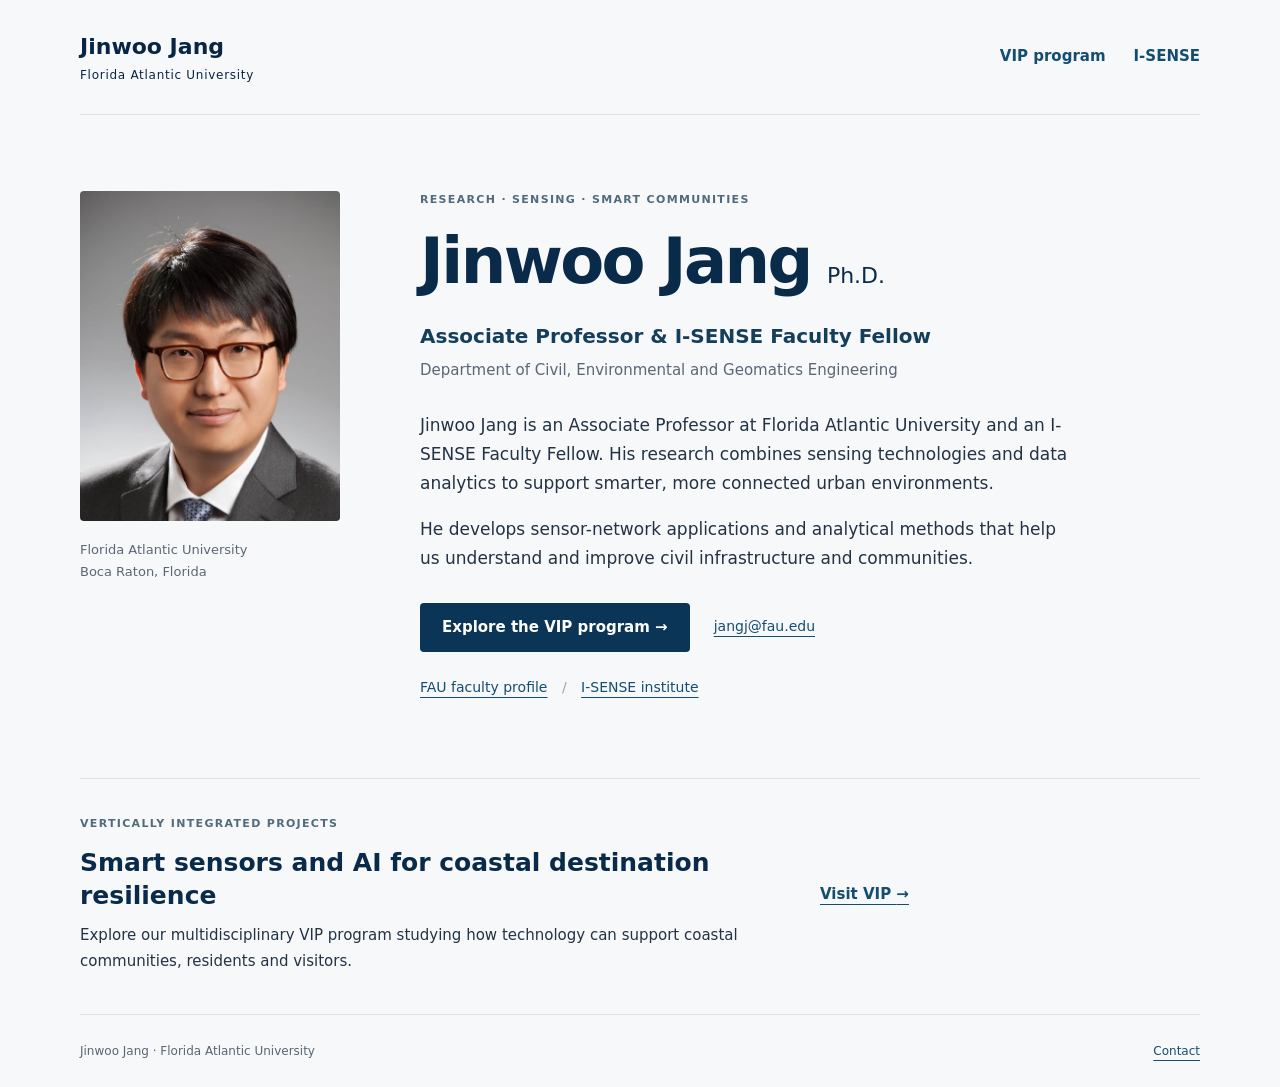
<file: index.html>
<!doctype html>
<html lang="en">
<head>
  <meta charset="utf-8">
  <meta name="viewport" content="width=device-width, initial-scale=1">
  <title>Jinwoo Jang | Florida Atlantic University</title>
  <meta name="description" content="Jinwoo Jang, Associate Professor and I-SENSE Faculty Fellow at Florida Atlantic University. Research in sensing, data analytics and smart communities.">
  <link rel="stylesheet" href="personal.css">
  <script src="legacy-links.js"></script>
</head>
<body>
  <a class="skip" href="#main">Skip to content</a>
  <header><a class="identity" href="./">Jinwoo Jang<span>Florida Atlantic University</span></a><nav aria-label="Main navigation"><a href="VIP/">VIP program</a><a href="https://www.fau.edu/smart/">I-SENSE</a></nav></header>
  <main id="main">
    <section class="profile" aria-labelledby="name">
      <div class="portrait"><img src="images/Jinwoo.jpg" alt="Dr. Jinwoo Jang"><p>Florida Atlantic University<br>Boca Raton, Florida</p></div>
      <div class="biography"><p class="eyebrow">Research · Sensing · Smart communities</p><h1>Jinwoo Jang<span>Ph.D.</span></h1><p class="role">Associate Professor &amp; I-SENSE Faculty Fellow</p><p class="department">Department of Civil, Environmental and Geomatics Engineering</p><p>Jinwoo Jang is an Associate Professor at Florida Atlantic University and an I-SENSE Faculty Fellow. His research combines sensing technologies and data analytics to support smarter, more connected urban environments.</p><p>He develops sensor-network applications and analytical methods that help us understand and improve civil infrastructure and communities.</p><div class="actions"><a class="button" href="VIP/">Explore the VIP program <span aria-hidden="true">→</span></a><a class="email" href="mailto:jangj@fau.edu">jangj@fau.edu</a></div><p class="source"><a href="https://www.fau.edu/engineering/directory/faculty/jang/">FAU faculty profile</a><span aria-hidden="true"> / </span><a href="https://www.fau.edu/smart/">I-SENSE institute</a></p></div>
    </section>
    <section class="program" aria-labelledby="vip-title"><div><p class="eyebrow">Vertically Integrated Projects</p><h2 id="vip-title">Smart sensors and AI for coastal destination resilience</h2><p>Explore our multidisciplinary VIP program studying how technology can support coastal communities, residents and visitors.</p></div><a href="VIP/">Visit VIP <span aria-hidden="true">→</span></a></section>
  </main>
  <footer><span>Jinwoo Jang · Florida Atlantic University</span><a href="mailto:jangj@fau.edu">Contact</a></footer>
</body>
</html>
</file>
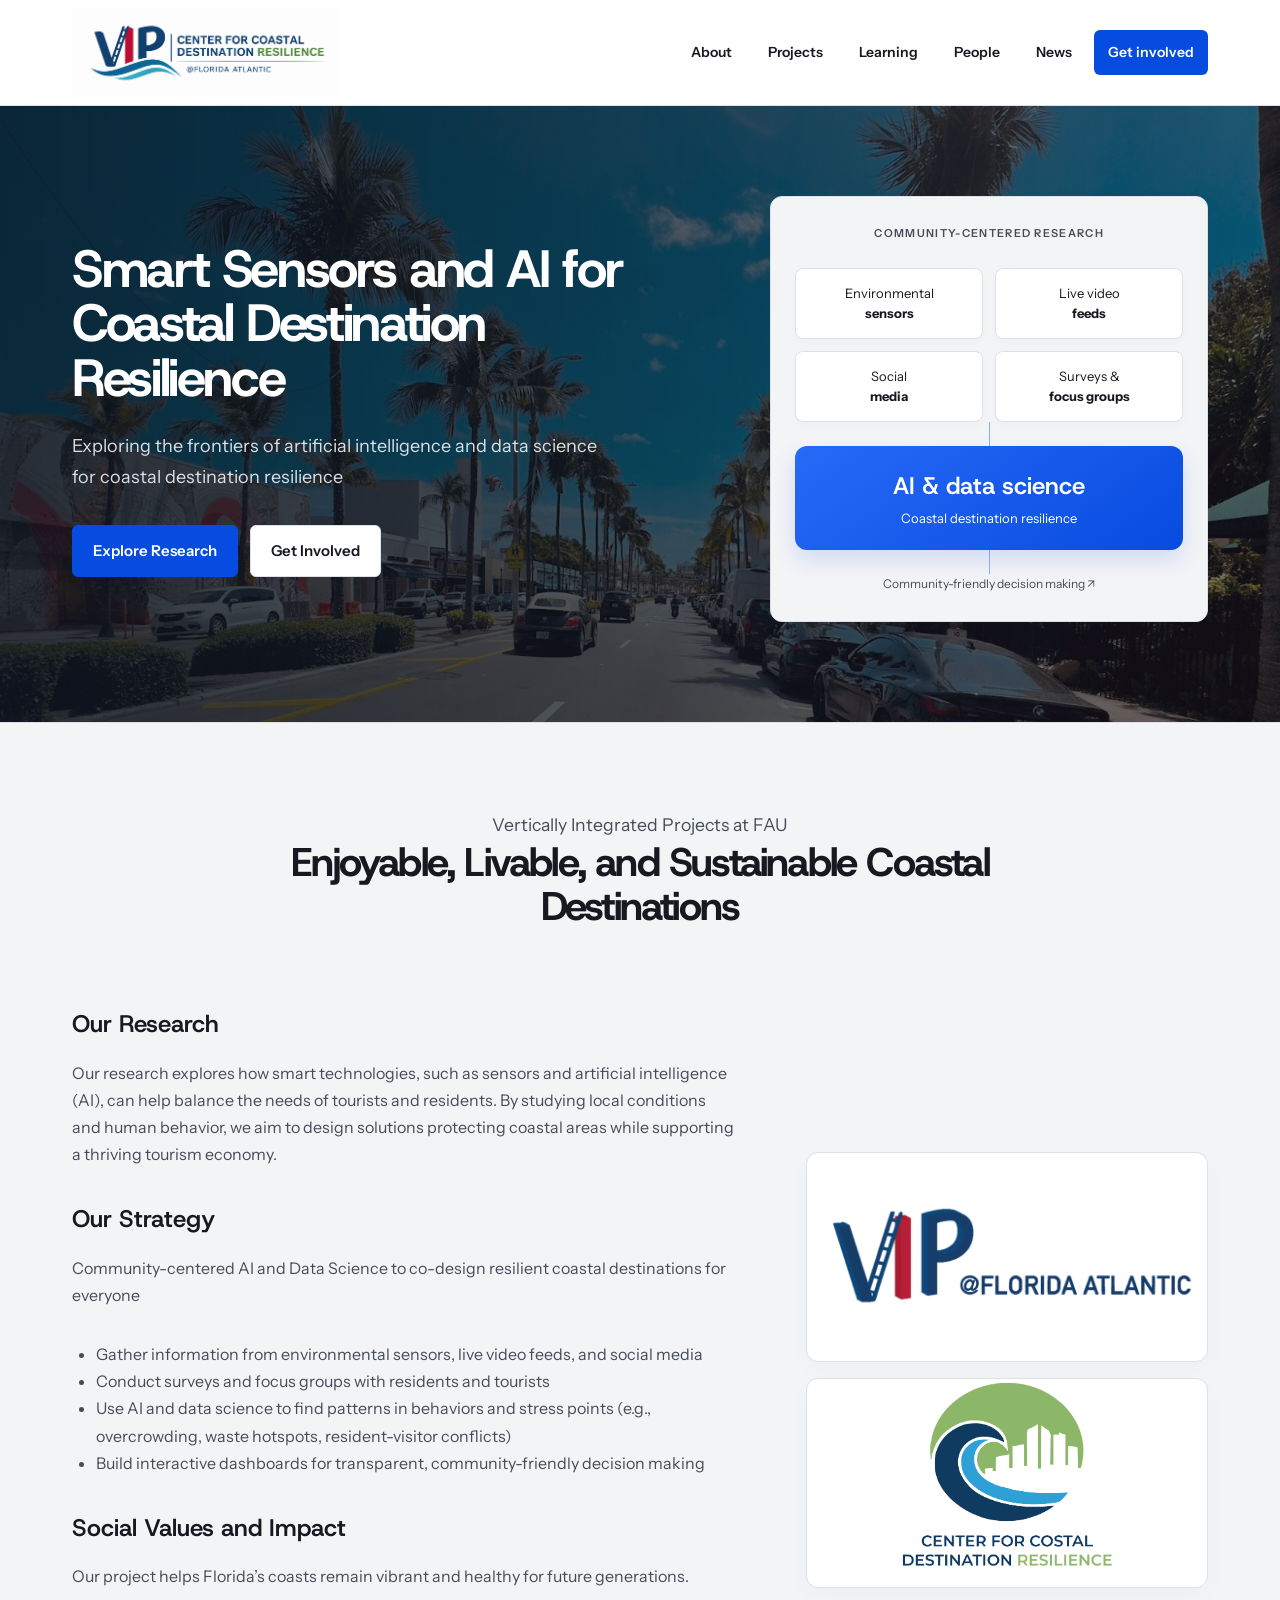
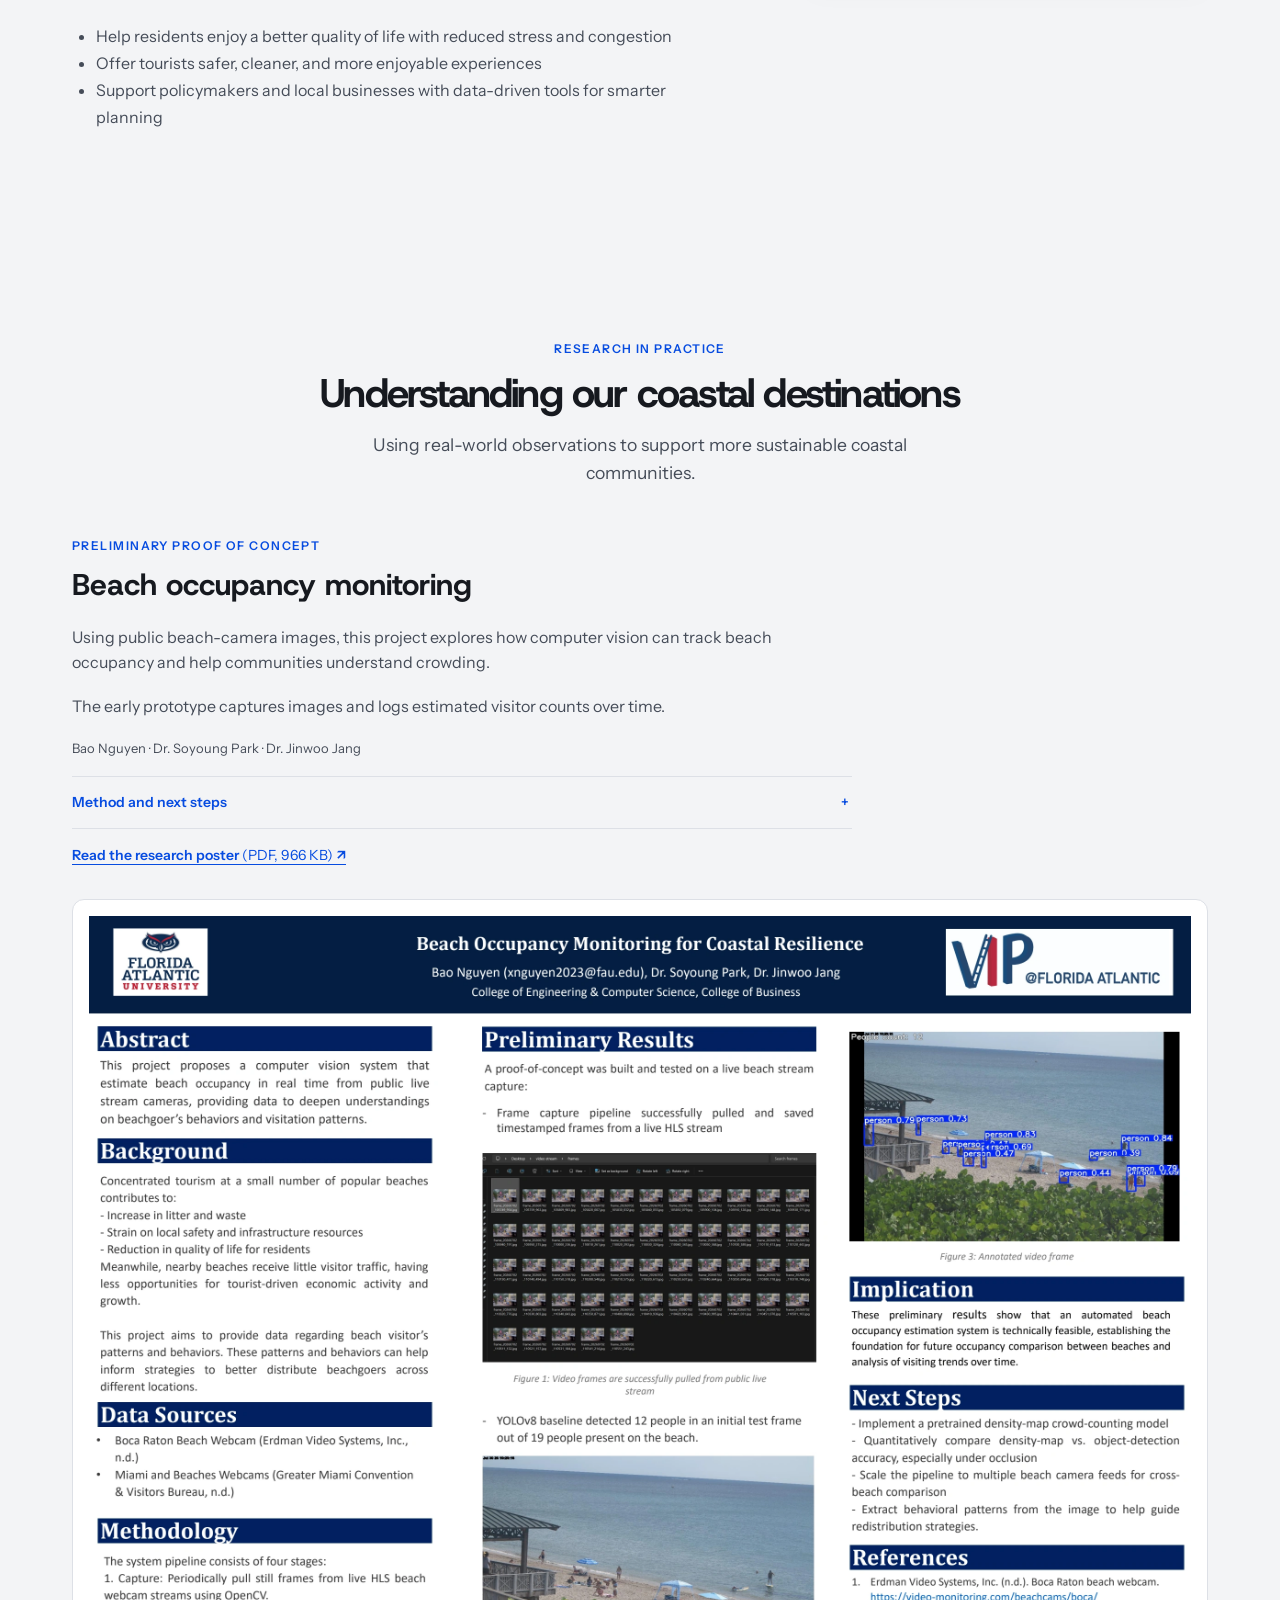
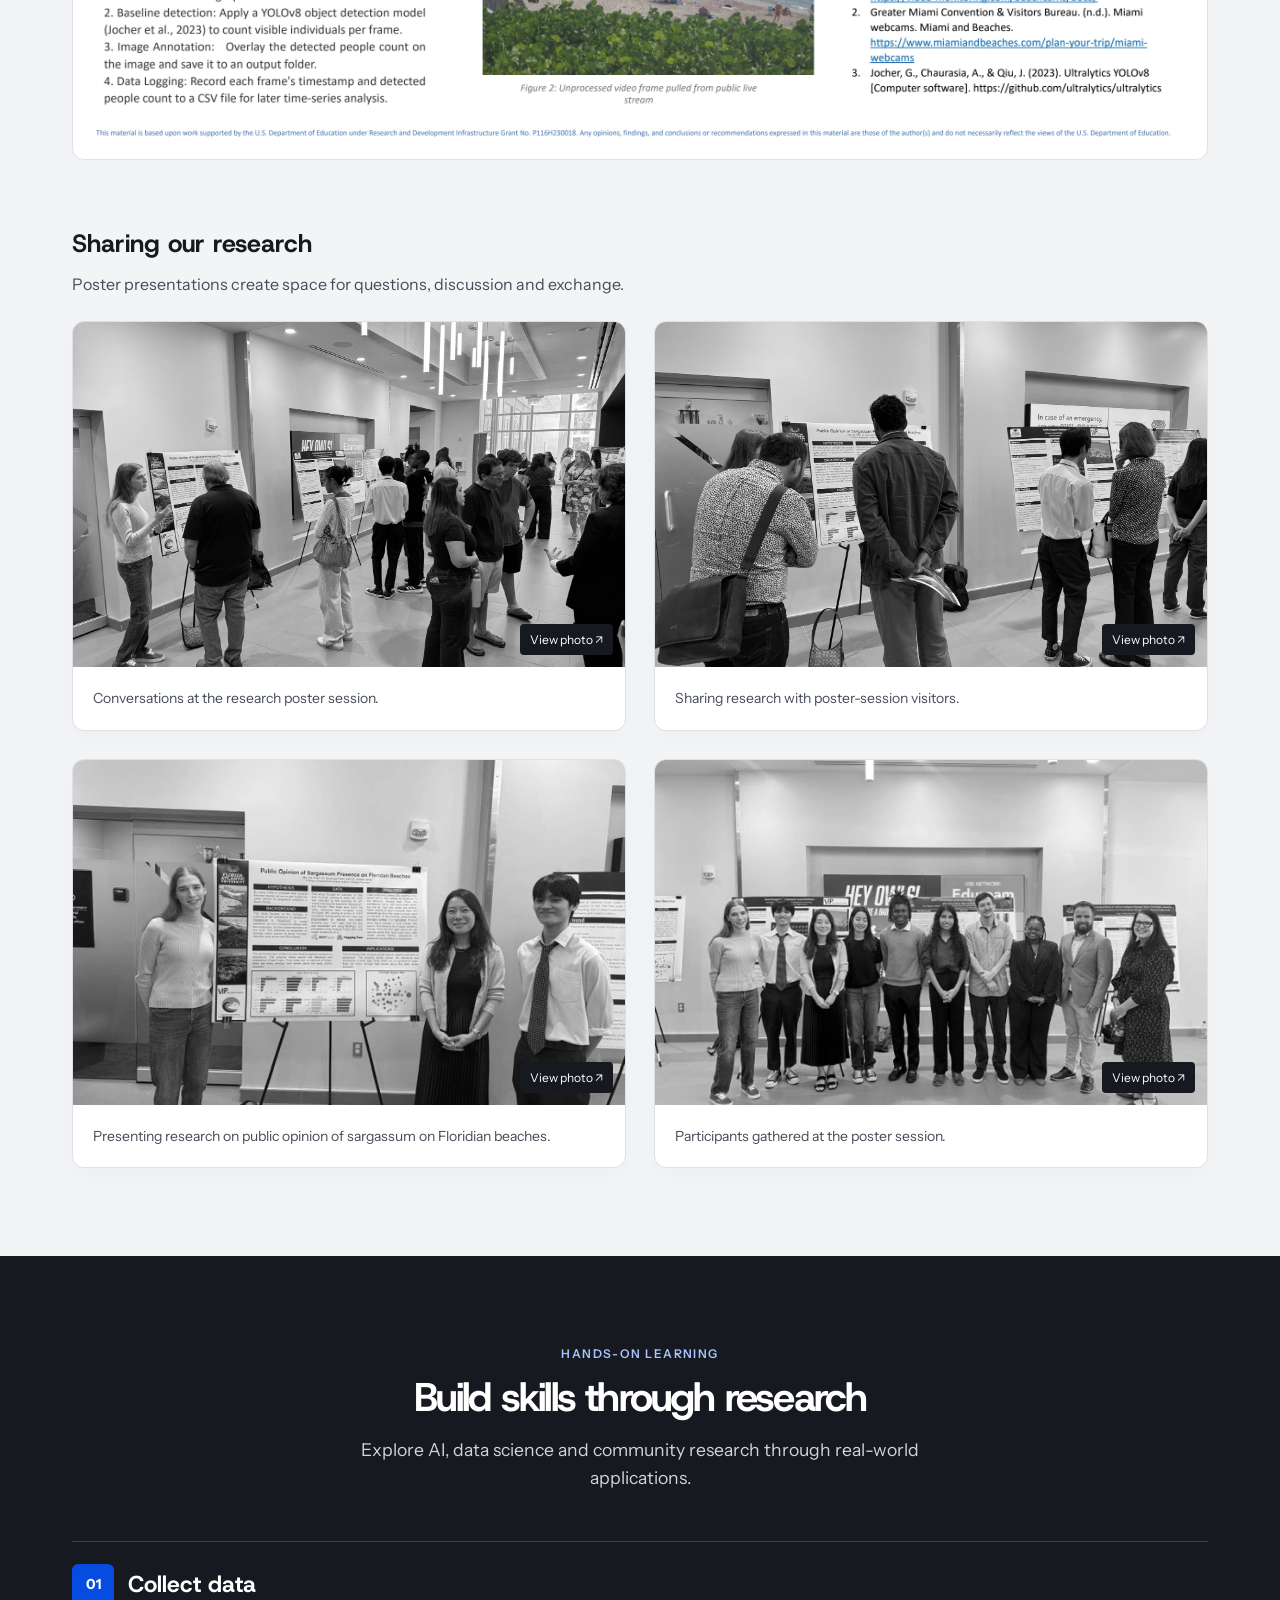
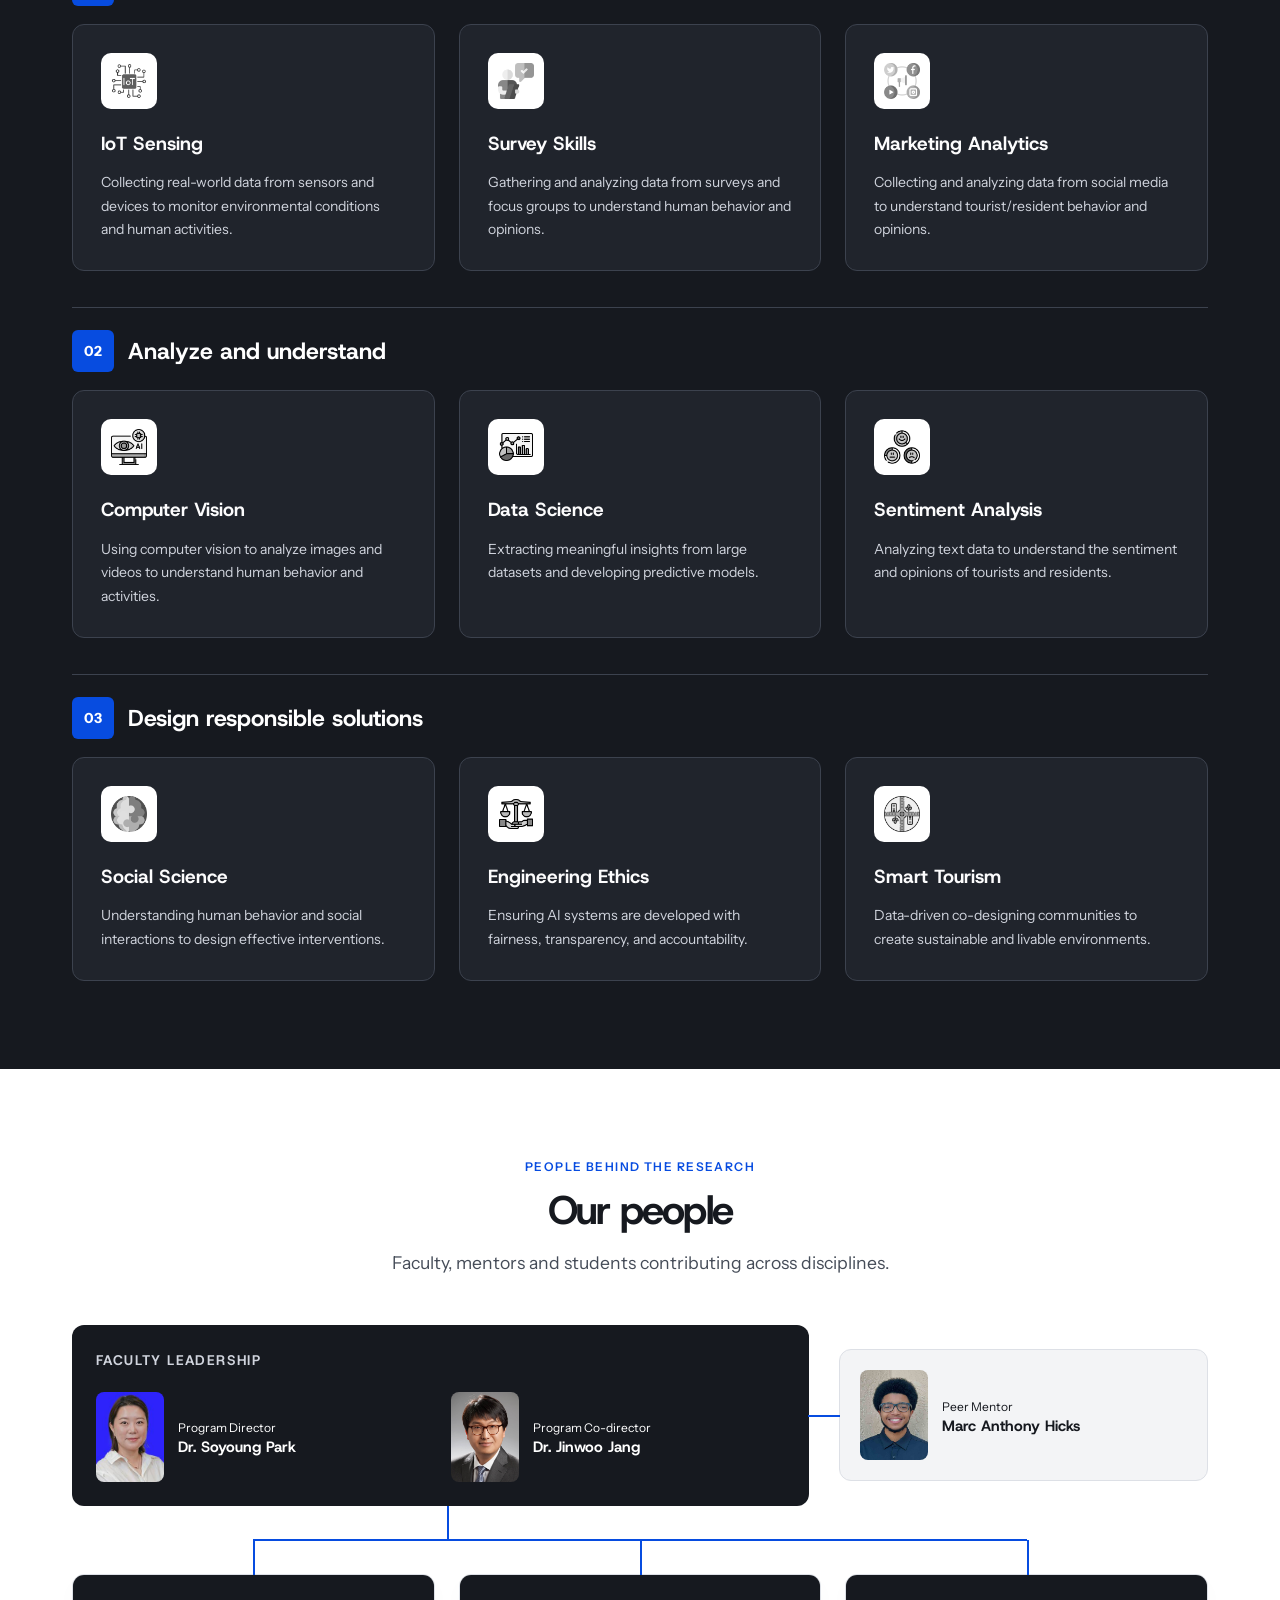
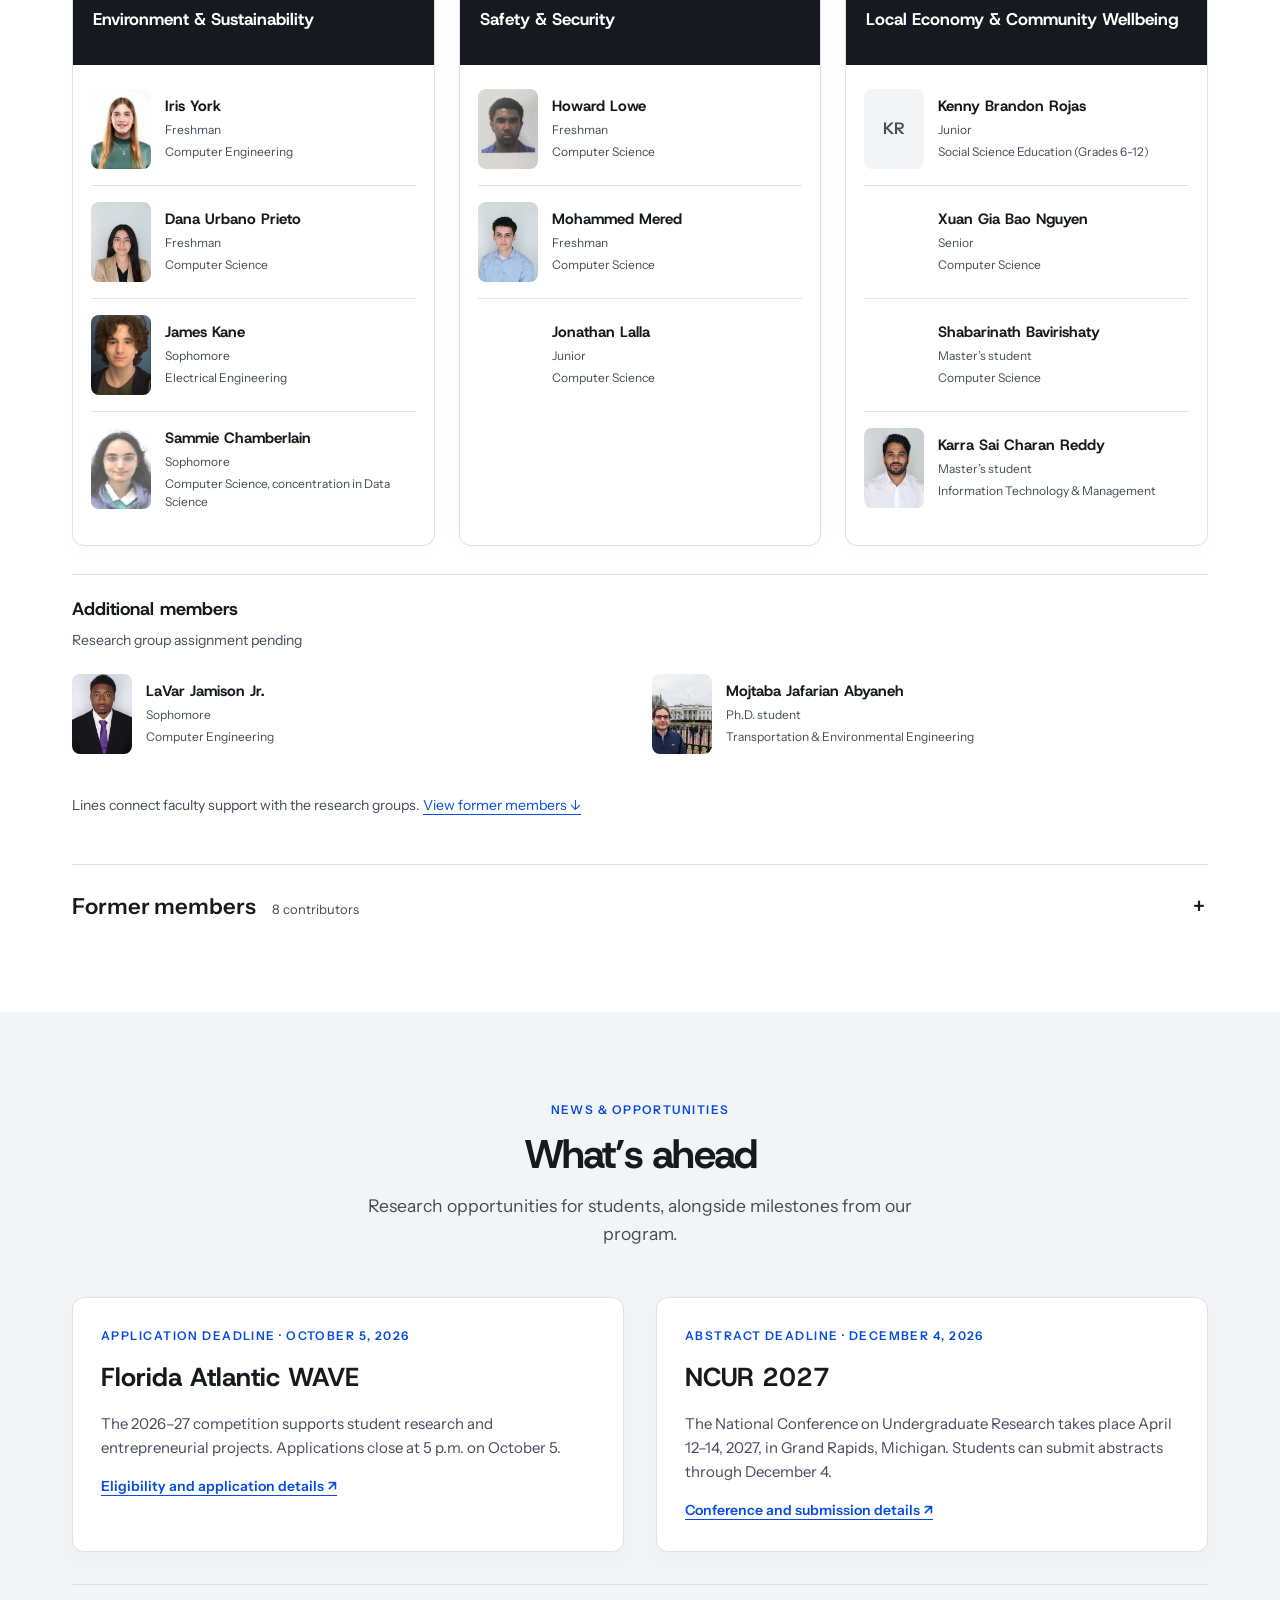
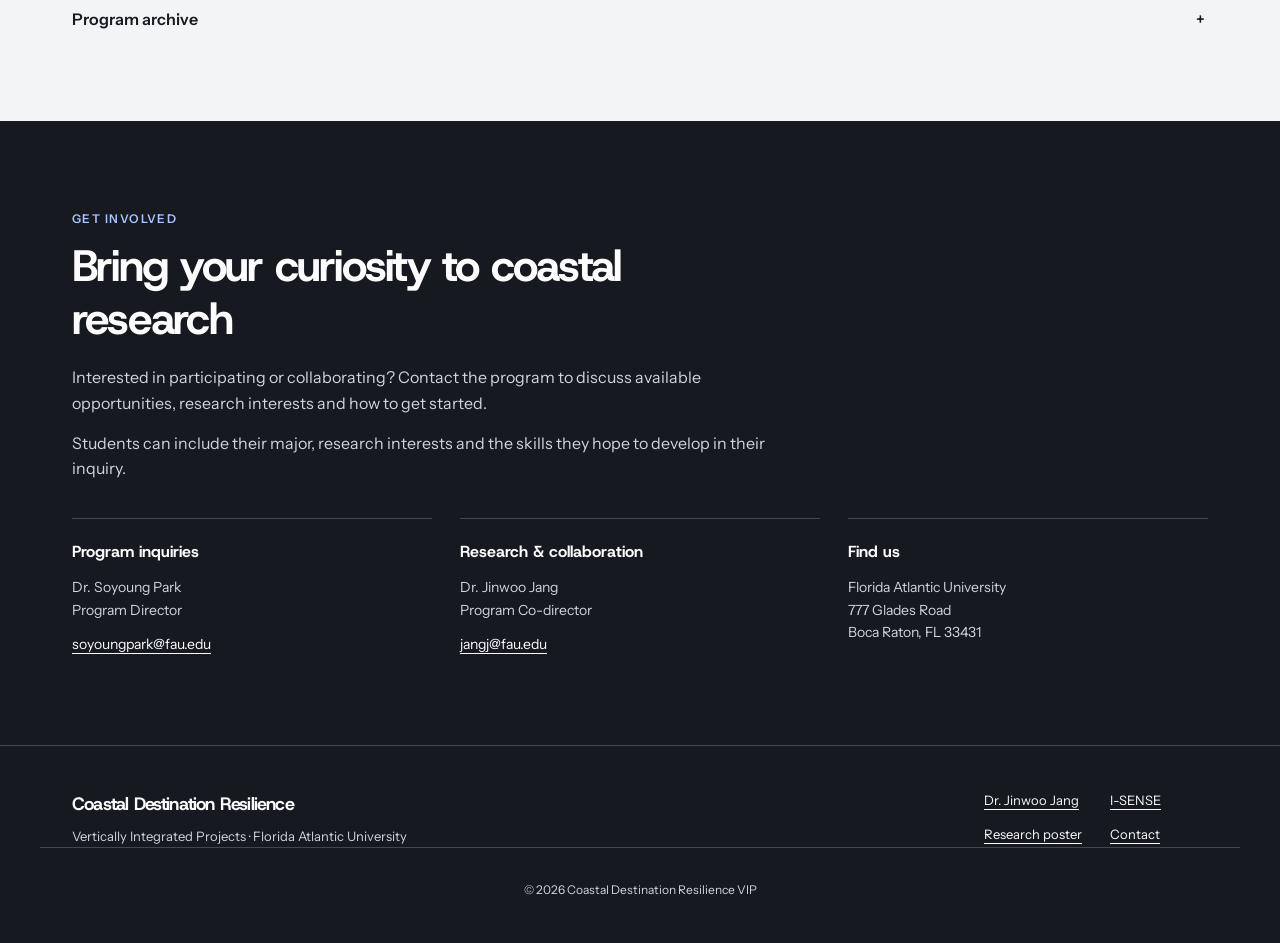
<file: VIP/index.html>
<!doctype html>
<html lang="en">
<head>
<meta charset="utf-8"><meta name="viewport" content="width=device-width, initial-scale=1">
<title>Coastal Destination Resilience VIP | Florida Atlantic University</title>
<meta name="description" content="Meet FAU’s coastal resilience VIP program: student research, smart sensors and AI, research posters, people and opportunities.">
<link rel="icon" href="../images/favicon_io/favicon.ico"><link rel="stylesheet" href="../styles.css"><link rel="stylesheet" href="vip.css?v=20261013">
<link href="https://fonts.googleapis.com/css2?family=Inter:wght@400;500;600;700&display=swap" rel="stylesheet">
<script src="vip.js" defer></script>
<link href="https://fonts.googleapis.com/css2?family=Host+Grotesk:wght@400;500;600;700&family=Instrument+Sans:wght@400;500;600;700&display=swap" rel="stylesheet"><link rel="stylesheet" href="software-mockup.css"></head>
<body>
<a class="skip-link" href="#main">Skip to content</a>
<header class="navbar"><div class="nav-container"><a class="brand" href="#home" aria-label="Coastal Destination Resilience VIP home"><img class="brand-logo" src="assets/vip-website-logo.png" alt="VIP Center for Coastal Destination Resilience at Florida Atlantic" width="2167" height="725"></a><button class="menu-toggle" aria-controls="vip-menu" aria-expanded="false" hidden>Menu <span aria-hidden="true">☰</span></button><nav id="vip-menu" class="vip-menu" aria-label="VIP navigation"><a href="#about">About</a><a href="#research">Projects</a><a href="#training">Learning</a><a href="#team">People</a><a href="#news">News</a><a href="#contact" class="join-link">Get involved</a></nav></div></header>
<main id="main">
<section id="home" class="hero"><div class="hero-container"><div class="hero-content"><h1 class="hero-title">Smart Sensors and AI for Coastal Destination Resilience</h1><p class="hero-subtitle">Exploring the frontiers of artificial intelligence and data science for coastal destination resilience</p><div class="hero-buttons"><a href="#research" class="btn btn-primary">Explore Research</a><a href="#contact" class="btn btn-secondary">Get Involved</a></div></div><div class="research-diagram" role="img" aria-label="Environmental sensors, live video feeds, social media, and community surveys inform AI and data science for coastal destination resilience."><div class="diagram-label">COMMUNITY-CENTERED RESEARCH</div><div class="input-grid"><span>Environmental<br><b>sensors</b></span><span>Live video<br><b>feeds</b></span><span>Social<br><b>media</b></span><span>Surveys &amp;<br><b>focus groups</b></span></div><div class="diagram-stem"></div><div class="diagram-core">AI &amp; data science<span>Coastal destination resilience</span></div><div class="diagram-stem"></div><div class="diagram-out">Community-friendly decision making ↗</div></div></div></section>
<section id="about" class="about">
        <div class="container">
            <div class="section-header">
                <p>Vertically Integrated Projects at FAU</p>
                <h2>Enjoyable, Livable, and Sustainable Coastal Destinations</h2>
            </div>
            <div class="about-content">
                <div class="about-text">
                      
                    <h3>Our Research</h3>
                        <p> 
                        Our research explores how smart technologies, such as sensors and artificial intelligence (AI), can help balance the needs of tourists and residents. By studying local conditions and human behavior, we aim to design solutions protecting coastal areas while supporting a thriving tourism economy.
                        </p>
                    
                     <h3>Our Strategy</h3>
                     <p>Community-centered AI and Data Science to co-design resilient coastal destinations for everyone</p>
                     <ul>
                         <li>Gather information from environmental sensors, live video feeds, and social media</li>
                         <li>Conduct surveys and focus groups with residents and tourists</li>
                         <li>Use AI and data science to find patterns in behaviors and stress points (e.g., overcrowding, waste hotspots, resident-visitor conflicts)</li>
                         <li>Build interactive dashboards for transparent, community-friendly decision making</li>
                     </ul>
                    
                    <h3>Social Values and Impact</h3>
                    <p>Our project helps Florida’s coasts remain vibrant and healthy for future generations.</p>
                    <ul>
                        <li>Help residents enjoy a better quality of life with reduced stress and congestion</li>
                        <li>Offer tourists safer, cleaner, and more enjoyable experiences</li>
                        <li>Support policymakers and local businesses with data-driven tools for smarter planning</li>
                    </ul>
                    
                </div>
                    <div class="about-image">
                    <div class="image-placeholder">
                        <img src="../images/fvip_logo.png" alt="FAU VIP Logo" style="width: 100%; height: 50%; object-fit: contain;" width="824" height="237">
                    </div>
                    <div class="image-placeholder" style="margin-top: 1rem;">
                        <img src="../images/cdr-logo.png" alt="CDR Logo" style="width: 100%; height: 100%; object-fit: contain;" width="697" height="617">
                    </div>
                </div>
            </div>
        </div>
    </section>
<section id="research" class="content-section"><div class="container"><div class="section-header"><p class="eyebrow">Research in practice</p><h2>Understanding our coastal destinations</h2><p>Using real-world observations to support more sustainable coastal communities.</p></div><article class="project-feature"><div><p class="eyebrow">Preliminary proof of concept</p><h3>Beach occupancy monitoring</h3><p>Using public beach-camera images, this project explores how computer vision can track beach occupancy and help communities understand crowding.</p><p>The early prototype captures images and logs estimated visitor counts over time.</p><p class="project-credit">Bao Nguyen · Dr. Soyoung Park · Dr. Jinwoo Jang</p><details class="project-details"><summary>Method and next steps</summary><p>In one initial test frame, the prototype detected 12 of 19 people present. This preliminary result does not establish performance across all conditions. The pipeline uses OpenCV for frame capture and YOLOv8 for object detection. Planned work includes comparing density-map models with object detection, evaluating occlusion, and expanding to multiple camera feeds.</p><p>The research poster includes the data sources, references and U.S. Department of Education funding acknowledgment, Grant No. P116H230018.</p></details><a class="text-link" href="resources/beach-occupancy-poster.pdf">Read the research poster <span>(PDF, 966 KB)</span> ↗</a></div><a class="poster-preview" href="resources/beach-occupancy-poster.pdf" aria-label="Open Beach Occupancy Monitoring research poster PDF"><img src="assets/beach-occupancy-poster.webp?v=20260917" alt="Preview of the Beach Occupancy Monitoring for Coastal Resilience poster" loading="lazy" width="2400" height="1800"></a></article>
<div class="gallery-heading"><h3>Sharing our research</h3><p>Poster presentations create space for questions, discussion and exchange.</p></div><div class="photo-gallery"><figure><a href="assets/poster-session-1.webp?v=20260917" class="gallery-link" data-caption="Conversations at the research poster session." aria-label="Enlarge photo: Conversations at the research poster session."><img src="assets/poster-session-1.webp?v=20260917" alt="Conversations at the research poster session." loading="lazy" decoding="async" width="1714" height="1286"><span aria-hidden="true">View photo ↗</span></a><figcaption>Conversations at the research poster session.</figcaption></figure><figure><a href="assets/poster-session-2.webp?v=20260917" class="gallery-link" data-caption="Sharing research with poster-session visitors." aria-label="Enlarge photo: Sharing research with poster-session visitors."><img src="assets/poster-session-2.webp?v=20260917" alt="Sharing research with poster-session visitors." loading="lazy" decoding="async" width="1714" height="1286"><span aria-hidden="true">View photo ↗</span></a><figcaption>Sharing research with poster-session visitors.</figcaption></figure><figure><a href="assets/poster-session-3.webp?v=20260917" class="gallery-link" data-caption="Presenting research on public opinion of sargassum on Floridian beaches." aria-label="Enlarge photo: Presenting research on public opinion of sargassum on Floridian beaches."><img src="assets/poster-session-3.webp?v=20260917" alt="Presenting research on public opinion of sargassum on Floridian beaches." loading="lazy" decoding="async" width="640" height="480"><span aria-hidden="true">View photo ↗</span></a><figcaption>Presenting research on public opinion of sargassum on Floridian beaches.</figcaption></figure><figure><a href="assets/poster-session-4.webp?v=20260917" class="gallery-link" data-caption="Participants gathered at the poster session." aria-label="Enlarge photo: Participants gathered at the poster session."><img src="assets/poster-session-4.webp?v=20260917" alt="Participants gathered at the poster session." loading="lazy" decoding="async" width="640" height="480"><span aria-hidden="true">View photo ↗</span></a><figcaption>Participants gathered at the poster session.</figcaption></figure></div></div></section>
<section id="training" class="content-section learning"><div class="container"><div class="section-header"><p class="eyebrow">Hands-on learning</p><h2>Build skills through research</h2><p>Explore AI, data science and community research through real-world applications.</p></div><div class="skills-grid"><div class="skill-group"><div class="learning-group-heading"><span class="learning-step" aria-hidden="true">01</span><h3>Collect data</h3></div><div class="learning-cards"><article class="learning-card"><img src="../images/technology.png" alt="" loading="lazy" width="512" height="512"><h4>IoT Sensing</h4><p>Collecting real-world data from sensors and devices to monitor environmental conditions and human activities.</p></article><article class="learning-card"><img src="../images/surveyor.png" alt="" loading="lazy" width="512" height="512"><h4>Survey Skills</h4><p>Gathering and analyzing data from surveys and focus groups to understand human behavior and opinions.</p></article><article class="learning-card"><img src="../images/social-media.png" alt="" loading="lazy" width="512" height="512"><h4>Marketing Analytics</h4><p>Collecting and analyzing data from social media to understand tourist/resident behavior and opinions.</p></article></div></div><div class="skill-group"><div class="learning-group-heading"><span class="learning-step" aria-hidden="true">02</span><h3>Analyze and understand</h3></div><div class="learning-cards"><article class="learning-card"><img src="../images/computer.png" alt="" loading="lazy" width="512" height="512"><h4>Computer Vision</h4><p>Using computer vision to analyze images and videos to understand human behavior and activities.</p></article><article class="learning-card"><img src="../images/dashboard.png" alt="" loading="lazy" width="512" height="512"><h4>Data Science</h4><p>Extracting meaningful insights from large datasets and developing predictive models.</p></article><article class="learning-card"><img src="../images/sentiment-analysis.png" alt="" loading="lazy" width="512" height="512"><h4>Sentiment Analysis</h4><p>Analyzing text data to understand the sentiment and opinions of tourists and residents.</p></article></div></div><div class="skill-group"><div class="learning-group-heading"><span class="learning-step" aria-hidden="true">03</span><h3>Design responsible solutions</h3></div><div class="learning-cards"><article class="learning-card"><img src="../images/psychology.png" alt="" loading="lazy" width="512" height="512"><h4>Social Science</h4><p>Understanding human behavior and social interactions to design effective interventions.</p></article><article class="learning-card"><img src="../images/balance-scale.png" alt="" loading="lazy" width="512" height="512"><h4>Engineering Ethics</h4><p>Ensuring AI systems are developed with fairness, transparency, and accountability.</p></article><article class="learning-card"><img src="../images/city.png" alt="" loading="lazy" width="512" height="512"><h4>Smart Tourism</h4><p>Data-driven co-designing communities to create sustainable and livable environments.</p></article></div></div></div></div></section>
<section id="team" class="team content-section"><div class="container"><div class="section-header"><p class="eyebrow">People behind the research</p><h2>Our people</h2><p>Faculty, mentors and students contributing across disciplines.</p></div><div class="people-flowchart"><div class="top"><section class="faculty"><h3>Faculty leadership</h3><div class="faculty-grid"><div class="leader"><img loading="lazy" decoding="async" src="../images/ParkSoyoung.jpg" alt="Dr. Soyoung Park"><div><small>Program Director</small><strong>Dr. Soyoung Park</strong></div></div><div class="leader"><img loading="lazy" decoding="async" src="../images/Jinwoo.jpg" alt="Dr. Jinwoo Jang"><div><small>Program Co-director</small><strong>Dr. Jinwoo Jang</strong></div></div></div></section><aside class="mentor"><div class="leader"><img loading="lazy" decoding="async" src="../images/Mark_Hicks_v2.jpg" alt="Marc Anthony Hicks"><div><small>Peer Mentor</small><strong>Marc Anthony Hicks</strong></div></div></aside></div><div class="branches" aria-hidden="true"></div><div class="groups"><section class="group"><h3>Environment &amp; Sustainability</h3><div class="people"><div class="person"><img loading="lazy" decoding="async" src="assets/yorkiris.webp" alt="Iris York"><div><strong>Iris York</strong><small>Freshman</small><small>Computer Engineering</small></div></div><div class="person"><img loading="lazy" decoding="async" src="assets/urbanoprietodana.webp" alt="Dana Urbano Prieto"><div><strong>Dana Urbano Prieto</strong><small>Freshman</small><small>Computer Science</small></div></div><div class="person"><img loading="lazy" decoding="async" src="assets/kanejames.webp" alt="James Kane"><div><strong>James Kane</strong><small>Sophomore</small><small>Electrical Engineering</small></div></div><div class="person"><img loading="lazy" decoding="async" src="assets/chamberlainsammie.webp" alt="Sammie Chamberlain"><div><strong>Sammie Chamberlain</strong><small>Sophomore</small><small>Computer Science, concentration in Data Science</small></div></div></div></section><section class="group"><h3>Safety &amp; Security</h3><div class="people"><div class="person"><img loading="lazy" decoding="async" src="assets/lowehoward.webp" alt="Howard Lowe"><div><strong>Howard Lowe</strong><small>Freshman</small><small>Computer Science</small></div></div><div class="person"><img loading="lazy" decoding="async" src="assets/meredmohammed.webp" alt="Mohammed Mered"><div><strong>Mohammed Mered</strong><small>Freshman</small><small>Computer Science</small></div></div><div class="person"><img loading="lazy" decoding="async" src="assets/lallajonathan.webp" alt="Jonathan Lalla"><div><strong>Jonathan Lalla</strong><small>Junior</small><small>Computer Science</small></div></div></div></section><section class="group"><h3>Local Economy &amp; Community Wellbeing</h3><div class="people"><div class="person"><div class="initials">KR</div><div><strong>Kenny Brandon Rojas</strong><small>Junior</small><small>Social Science Education (Grades 6-12)</small></div></div><div class="person"><img loading="lazy" decoding="async" src="assets/nguyenxuangiabao.webp" alt="Xuan Gia Bao Nguyen"><div><strong>Xuan Gia Bao Nguyen</strong><small>Senior</small><small>Computer Science</small></div></div><div class="person"><img loading="lazy" decoding="async" src="assets/bavirishatyshabarinath.webp" alt="Shabarinath Bavirishaty"><div><strong>Shabarinath Bavirishaty</strong><small>Master’s student</small><small>Computer Science</small></div></div><div class="person"><img loading="lazy" decoding="async" src="assets/karrasaicharanreddy.webp" alt="Karra Sai Charan Reddy"><div><strong>Karra Sai Charan Reddy</strong><small>Master’s student</small><small>Information Technology &amp; Management</small></div></div></div></section></div><section class="pending"><div><h3>Additional members</h3><p>Research group assignment pending</p></div><div class="pending-people"><div class="person"><img loading="lazy" decoding="async" src="assets/jamisonlavar.webp" alt="LaVar Jamison Jr."><div><strong>LaVar Jamison Jr.</strong><small>Sophomore</small><small>Computer Engineering</small></div></div><div class="person"><img loading="lazy" decoding="async" src="assets/jafarianabyanehmojtaba.webp" alt="Mojtaba Jafarian Abyaneh"><div><strong>Mojtaba Jafarian Abyaneh</strong><small>Ph.D. student</small><small>Transportation &amp; Environmental Engineering</small></div></div></div></section></div>
<p class="flowchart-note">Lines connect faculty support with the research groups. <a href="#former-members">View former members ↓</a></p>
<details id="former-members" class="former-members"><summary>Former members <span>8 contributors</span></summary><p>Recognizing the students who have contributed to the program.</p><div class="student-grid"><article class="student"><div class="student-photo"><img src="assets/livermoreallison.webp?v=20260917" alt="Allison Livermore" loading="lazy" decoding="async" width="853" height="1280"></div><h4>Allison Livermore</h4><p class="student-standing">Freshman</p><p class="student-major">Accounting</p></article><article class="student"><div class="student-photo"><img src="assets/engerskiannabel.webp?v=20260917" alt="Annabel Engerski" loading="lazy" decoding="async" width="1080" height="1106"></div><h4>Annabel Engerski</h4><p class="student-standing">Freshman</p><p class="student-major">Biology</p></article><article class="student"><div class="student-photo"><img src="assets/smithdana.webp?v=20260917" alt="Dana Smith" loading="lazy" decoding="async" width="1080" height="911"></div><h4>Dana Smith</h4><p class="student-standing">Senior</p><p class="student-major">Civil Engineering</p></article><article class="student"><div class="student-photo"><img src="assets/phanfelicia.webp?v=20260917" alt="Felicia Phan" loading="lazy" decoding="async" width="546" height="640"></div><h4>Felicia Phan</h4><p class="student-standing">Sophomore</p><p class="student-major">Data Science &amp; Analytics</p></article><article class="student"><div class="student-photo"><img src="assets/stangrick.webp?v=20260917" alt="Frederick “Rick” Stang" loading="lazy" decoding="async" width="951" height="1280"></div><h4>Frederick “Rick” Stang</h4><p class="student-standing">Ph.D. student</p><p class="student-major">Public Administration</p></article><article class="student"><div class="student-photo"><img src="assets/demezhasan.webp?v=20260917" alt="Hasan Demez" loading="lazy" decoding="async" width="1041" height="892"></div><h4>Hasan Demez</h4><p class="student-standing">Freshman</p><p class="student-major">Psychology</p></article><article class="student"><div class="student-photo"><img src="assets/garkushamykyta.webp?v=20260917" alt="Mykyta Garkusha" loading="lazy" decoding="async" width="1080" height="1163"></div><h4>Mykyta Garkusha</h4><p class="student-standing">Junior</p><p class="student-major">Computer Science</p></article><article class="student"><div class="student-photo"><img src="assets/madrazonicolette.webp?v=20260917" alt="Nicolette Madrazo" loading="lazy" decoding="async" width="853" height="1280"></div><h4>Nicolette Madrazo</h4><p class="student-standing">Sophomore</p><p class="student-major">Management Information Systems</p></article></div></details></div></section>
<section id="news" class="content-section"><div class="container"><div class="section-header"><p class="eyebrow">News &amp; opportunities</p><h2>What’s ahead</h2><p>Research opportunities for students, alongside milestones from our program.</p></div><div class="opportunity-grid"><article class="opportunity"><p class="eyebrow">Application deadline · <time datetime="2026-10-05">October 5, 2026</time></p><h3>Florida Atlantic WAVE</h3><p>The 2026–27 competition supports student research and entrepreneurial projects. Applications close at 5 p.m. on October 5.</p><a class="text-link" href="https://www.fau.edu/innovation-and-business-development/fau-wave/fau-wave-competition/index.php">Eligibility and application details ↗</a></article><article class="opportunity"><p class="eyebrow">Abstract deadline · <time datetime="2026-12-04">December 4, 2026</time></p><h3>NCUR 2027</h3><p>The National Conference on Undergraduate Research takes place April 12–14, 2027, in Grand Rapids, Michigan. Students can submit abstracts through December 4.</p><a class="text-link" href="https://ncur.secure-platform.com/2027">Conference and submission details ↗</a></article></div><details class="news-archive"><summary>Program archive</summary><article><time datetime="2025-09">September 2025</time><h3>Student recruitment announcement</h3><p>The program announced recruitment for students interested in AI, data science and coastal sustainability. For current participation information, <a href="#contact">contact the program</a>.</p></article><article><time datetime="2025-08">August 2025</time><h3>VIP seed grant funding secured</h3><p>The program received seed funding to initiate multidisciplinary research on AI-driven coastal resilience and sustainable tourism.</p></article></details></div></section>
<section id="contact" class="contact content-section"><div class="container"><div class="contact-intro"><p class="eyebrow">Get involved</p><h2>Bring your curiosity to coastal research</h2><p>Interested in participating or collaborating? Contact the program to discuss available opportunities, research interests and how to get started.</p><p>Students can include their major, research interests and the skills they hope to develop in their inquiry.</p></div><div class="contact-grid"><article><h3>Program inquiries</h3><p>Dr. Soyoung Park<br>Program Director</p><a href="mailto:soyoungpark@fau.edu">soyoungpark@fau.edu</a></article><article><h3>Research &amp; collaboration</h3><p>Dr. Jinwoo Jang<br>Program Co-director</p><a href="mailto:jangj@fau.edu">jangj@fau.edu</a></article><article><h3>Find us</h3><p>Florida Atlantic University<br>777 Glades Road<br>Boca Raton, FL 33431</p></article></div></div></section>
</main><footer class="footer"><div class="container footer-layout"><div><h2>Coastal Destination Resilience</h2><p>Vertically Integrated Projects · Florida Atlantic University</p></div><nav aria-label="Related links"><a href="../">Dr. Jinwoo Jang</a><a href="https://www.fau.edu/smart/">I-SENSE</a><a href="resources/beach-occupancy-poster.pdf">Research poster</a><a href="#contact">Contact</a></nav></div><div class="container footer-bottom">© 2026 Coastal Destination Resilience VIP</div></footer>
<dialog class="photo-dialog" aria-labelledby="photo-caption"><button class="close-photo" autofocus aria-label="Close photo">Close ×</button><img src="assets/poster-session-1.webp?v=20260917" alt="" width="1714" height="1286"><p id="photo-caption"></p></dialog>
</body></html>
</file>
<file: personal.css>
*{box-sizing:border-box}body{margin:0;background:#f7f8fa;color:#233344;font:17px/1.7 system-ui,-apple-system,BlinkMacSystemFont,"Segoe UI",sans-serif}a{color:#144d72;text-underline-offset:5px}a:hover{color:#97304b}a:focus-visible{outline:3px solid #b23955;outline-offset:5px}header,main,footer{width:min(1120px,calc(100% - 64px));margin:auto}header{display:flex;justify-content:space-between;align-items:center;padding:28px 0;border-bottom:1px solid #dce2e7;gap:24px}.identity{text-decoration:none;font-size:22px;font-weight:700;color:#082644}.identity span{display:block;font-size:12px;font-weight:500;letter-spacing:.06em}nav{display:flex;gap:28px}nav a{text-decoration:none;font-size:15px;font-weight:600}.profile{display:grid;grid-template-columns:260px 1fr;gap:80px;padding:76px 0 64px}.portrait img{display:block;width:100%;height:330px;object-fit:cover;object-position:center top;border-radius:4px}.portrait p{font-size:13px;color:#5b6774;margin-top:18px}.eyebrow{text-transform:uppercase;letter-spacing:.12em;font-size:11px;font-weight:700;color:#516b7d;margin:0 0 18px}h1{font-size:clamp(42px,5vw,64px);line-height:1.08;letter-spacing:-.04em;color:#092a49;margin:0 0 22px}h1 span{font-size:22px;font-weight:400;letter-spacing:0;margin-left:16px}.role{font-size:20px;color:#153e5b;font-weight:600;margin:0}.department{font-size:15px;color:#596675;margin:5px 0 28px}.biography>p:not(.eyebrow):not(.role):not(.department):not(.source){max-width:650px}.actions{display:flex;gap:24px;align-items:center;flex-wrap:wrap;margin:30px 0 24px}.button{background:#0b3556;color:white;padding:12px 22px;border-radius:4px;font-size:15px;font-weight:600;text-decoration:none}.button:hover{background:#164c71;color:white}.email,.source{font-size:14px}.source span{margin:0 10px;color:#98a3ad}.program{border-top:1px solid #dce2e7;border-bottom:1px solid #dce2e7;display:flex;align-items:center;gap:50px;padding:36px 0 40px}.program h2{font-size:25px;line-height:1.35;max-width:650px;color:#092a49;margin:0 0 10px}.program p:last-child{max-width:690px;margin:0;font-size:15px}.program>a{white-space:nowrap;font-size:15px;font-weight:600}.program .eyebrow{margin-bottom:12px}footer{display:flex;justify-content:space-between;gap:20px;padding:26px 0;font-size:12px;color:#596675}.skip{position:fixed;top:-100px;left:12px;background:white;padding:10px;z-index:10}.skip:focus{top:10px}@media(max-width:700px){header,main,footer{width:calc(100% - 40px)}header{align-items:flex-start;gap:16px}nav{gap:16px;flex-wrap:wrap;justify-content:flex-end}.profile{grid-template-columns:1fr;gap:28px;padding:36px 0}.portrait{display:flex;gap:22px;align-items:flex-end}.portrait img{width:140px;height:175px}.portrait p{font-size:12px}.program{display:block}.program>a{display:inline-block;margin-top:22px}.actions{gap:18px}footer{flex-wrap:wrap}h1 span{font-size:19px}}
</file>
<file: styles.css>
/* Reset and Base Styles */
* {
    margin: 0;
    padding: 0;
    box-sizing: border-box;
}

html {
    scroll-behavior: smooth;
}

body {
    font-family: 'Inter', sans-serif;
    line-height: 1.6;
    color: #333;
    overflow-x: hidden;
}

.container {
    max-width: 1200px;
    margin: 0 auto;
    padding: 0 20px;
}

/* Navigation */
.navbar {
    position: fixed;
    top: 0;
    width: 100%;
    background: rgba(255, 255, 255, 0.95);
    backdrop-filter: blur(10px);
    z-index: 1000;
    padding: 1rem 0;
    transition: all 0.3s ease;
}

.nav-container {
    max-width: 1200px;
    margin: 0 auto;
    padding: 0 20px;
    display: flex;
    justify-content: space-between;
    align-items: center;
}

.nav-logo img {
    height: 40px;
    width: auto;
    object-fit: contain;
}

.nav-menu {
    display: flex;
    list-style: none;
    gap: 2rem;
}

.nav-link {
    text-decoration: none;
    color: #333;
    font-weight: 500;
    transition: color 0.3s ease;
    position: relative;
}

.nav-link:hover {
    color: #003366;
}

.nav-link::after {
    content: '';
    position: absolute;
    width: 0;
    height: 2px;
    bottom: -5px;
    left: 0;
    background-color: #003366;
    transition: width 0.3s ease;
}

.nav-link:hover::after {
    width: 100%;
}

.hamburger {
    display: none;
    flex-direction: column;
    cursor: pointer;
}

.bar {
    width: 25px;
    height: 3px;
    background-color: #333;
    margin: 3px 0;
    transition: 0.3s;
}

/* Hero Section */
.hero {
    min-height: 100vh;
    display: flex;
    align-items: center;
    background: linear-gradient(rgba(0, 0, 0, 0.4), rgba(0, 0, 0, 0.4)), url('images/image001.jpg');
    background-size: cover;
    background-position: center;
    background-attachment: fixed;
    color: white;
    padding: 100px 0 50px;
}

.hero-container {
    max-width: 1200px;
    margin: 0 auto;
    padding: 0 20px;
    display: grid;
    grid-template-columns: 1fr 1fr;
    gap: 4rem;
    align-items: center;
}

.hero-title {
    font-size: 3.5rem;
    font-weight: 700;
    margin-bottom: 1.5rem;
    line-height: 1.2;
}

.hero-subtitle {
    font-size: 1.2rem;
    margin-bottom: 2rem;
    opacity: 0.9;
    line-height: 1.6;
}

.hero-buttons {
    display: flex;
    gap: 1rem;
    flex-wrap: wrap;
}

.btn {
    padding: 12px 30px;
    border-radius: 50px;
    text-decoration: none;
    font-weight: 600;
    transition: all 0.3s ease;
    display: inline-block;
    border: none;
    cursor: pointer;
    font-size: 1rem;
}

.btn-primary {
    background: #003366;
    color: white;
}

.btn-primary:hover {
    background: #1d4ed8;
    transform: translateY(-2px);
    box-shadow: 0 10px 25px rgba(37, 99, 235, 0.3);
}

.btn-secondary {
    background: transparent;
    color: white;
    border: 2px solid white;
}

.btn-secondary:hover {
    background: white;
    color: #667eea;
    transform: translateY(-2px);
}

.hero-graphic {
    display: flex;
    justify-content: center;
    align-items: center;
    font-size: 8rem;
    color: rgba(255, 255, 255, 0.2);
    animation: float 6s ease-in-out infinite;
}

@keyframes float {
    0%, 100% { transform: translateY(0px); }
    50% { transform: translateY(-20px); }
}

/* Section Headers */
.section-header {
    text-align: center;
    margin-bottom: 4rem;
}

.section-header h2 {
    font-size: 2.5rem;
    font-weight: 700;
    margin-bottom: 1rem;
    color: #1f2937;
}

.section-header p {
    font-size: 1.1rem;
    color: #6b7280;
    max-width: 600px;
    margin: 0 auto;
}

/* About Section */
.about {
    padding: 100px 0;
    background: #f8fafc;
}

.about-content {
    display: grid;
    grid-template-columns: 2fr 1fr;
    gap: 4rem;
    align-items: center;
}

.about-text h3 {
    font-size: 1.5rem;
    font-weight: 600;
    margin-bottom: 1rem;
    color: #1f2937;
}

.about-text p {
    margin-bottom: 2rem;
    color: #4b5563;
    line-height: 1.7;
}

.about-text ul {
    margin-top: 0;
    margin-bottom: 2rem;
    color: #4b5563;
    line-height: 1.7;
    padding-left: 1.5rem;
}

.stats {
    display: grid;
    grid-template-columns: repeat(3, 1fr);
    gap: 2rem;
    margin-top: 3rem;
}

.stat-item {
    text-align: center;
    padding: 2rem;
    background: white;
    border-radius: 15px;
    box-shadow: 0 4px 6px rgba(0, 0, 0, 0.05);
    transition: transform 0.3s ease;
}

.stat-item:hover {
    transform: translateY(-5px);
}

.stat-item h4 {
    font-size: 2.5rem;
    font-weight: 700;
    color: #003366;
    margin-bottom: 0.5rem;
}

.stat-item p {
    color: #6b7280;
    font-weight: 500;
}

.image-placeholder {
    width: 100%;
    height: 300px;
    border-radius: 20px;
    display: flex;
    align-items: center;
    justify-content: center;
    font-size: 4rem;
    color: white;
}

/* Research Section */
.research {
    padding: 100px 0;
}

.research-grid {
    display: grid;
    grid-template-columns: repeat(auto-fit, minmax(350px, 1fr));
    gap: 2rem;
}

.research-card {
    background: white;
    padding: 2.5rem;
    border-radius: 20px;
    box-shadow: 0 10px 30px rgba(0, 0, 0, 0.1);
    transition: all 0.3s ease;
    border: 1px solid #e5e7eb;
}

.research-card:hover {
    transform: translateY(-10px);
    box-shadow: 0 20px 40px rgba(0, 0, 0, 0.15);
}

.card-icon {
    width: 70px;
    height: 70px;
    border-radius: 15px;
    display: flex;
    align-items: center;
    justify-content: center;
    font-size: 1.5rem;
    color: white;
    margin-bottom: 1.5rem;
}

.research-card h3 {
    font-size: 1.3rem;
    font-weight: 600;
    margin-bottom: 1rem;
    color: #1f2937;
}

.research-card p {
    color: #6b7280;
    line-height: 1.6;
}

/* Team Section */
.team {
    padding: 100px 0;
    background: #f8fafc;
}

.team-grid {
    display: grid;
    grid-template-columns: repeat(auto-fit, minmax(250px, 1fr));
    gap: 2rem;
}

.team-member {
    background: white;
    padding: 2rem;
    border-radius: 20px;
    text-align: center;
    box-shadow: 0 10px 30px rgba(0, 0, 0, 0.1);
    transition: transform 0.3s ease;
}

.team-member:hover {
    transform: translateY(-5px);
}

.member-image {
    width: 120px;
    height: 180px;
    margin: 0 auto 1.5rem;
    display: flex;
    align-items: center;
    justify-content: center;
}

.member-image img {
    width: 120px;
    height: 180px;
    border-radius: 15px;
    object-fit: cover;
    display: block !important;
    opacity: 1 !important;
    visibility: visible !important;
}

.team-member h3 {
    font-size: 1.2rem;
    font-weight: 600;
    margin-bottom: 0.5rem;
    color: #1f2937;
}

.member-title {
    color: #003366;
    font-weight: 500;
    margin-bottom: 1rem;
}

.member-bio {
    color: #6b7280;
    font-size: 0.9rem;
    line-height: 1.5;
}

/* News & Updates Section */
.news {
    padding: 100px 0;
}

.news-list {
    width: 100%;
}

.news-item {
    background: white;
    padding: 2rem;
    margin-bottom: 1.5rem;
    border-radius: 15px;
    box-shadow: 0 4px 6px rgba(0, 0, 0, 0.05);
    transition: transform 0.3s ease;
    border-left: 4px solid #003366;
}

.news-item:hover {
    transform: translateY(-5px);
    box-shadow: 0 10px 25px rgba(0, 0, 0, 0.1);
}

.news-date {
    background: #003366;
    color: white;
    padding: 0.5rem 1rem;
    border-radius: 20px;
    font-weight: 600;
    display: inline-block;
    margin-bottom: 1rem;
    font-size: 0.9rem;
}

.news-content h3 {
    font-size: 1.2rem;
    font-weight: 600;
    margin-bottom: 1rem;
    color: #1f2937;
}

.news-content p {
    color: #6b7280;
    line-height: 1.6;
}

/* Contact Section */
.contact {
    padding: 100px 0;
    background: #f8fafc;
}

.contact-info {
    display: flex;
    flex-direction: row;
    gap: 2rem;
    max-width: 1200px;
    margin: 0 auto;
    justify-content: space-between;
}

.contact-item {
    display: flex;
    flex-direction: column;
    align-items: center;
    text-align: center;
    flex: 1;
    max-width: calc(33.333% - 1.33rem);
    background: white;
    padding: 2rem;
    border-radius: 15px;
    box-shadow: 0 4px 6px rgba(0, 0, 0, 0.05);
    transition: transform 0.3s ease;
}

.contact-item i {
    font-size: 2.5rem;
    color: #003366;
    margin-bottom: 1rem;
}

.contact-item h3 {
    font-size: 1.2rem;
    font-weight: 600;
    margin-bottom: 0.5rem;
    color: #1f2937;
}

.contact-item p {
    color: #6b7280;
    line-height: 1.5;
}

.contact-item:hover {
    transform: translateY(-5px);
    box-shadow: 0 10px 25px rgba(0, 0, 0, 0.1);
}

.contact-form {
    background: white;
    padding: 2.5rem;
    border-radius: 20px;
    box-shadow: 0 10px 30px rgba(0, 0, 0, 0.1);
}

.form-group {
    margin-bottom: 1.5rem;
}

.form-group input,
.form-group textarea {
    width: 100%;
    padding: 1rem;
    border: 2px solid #e5e7eb;
    border-radius: 10px;
    font-size: 1rem;
    transition: border-color 0.3s ease;
    font-family: inherit;
}

.form-group input:focus,
.form-group textarea:focus {
    outline: none;
    border-color: #003366;
}

.form-group textarea {
    resize: vertical;
    min-height: 120px;
}

/* Footer */
.footer {
    background: #1f2937;
    color: white;
    padding: 3rem 0 1rem;
}

.footer-content {
    display: grid;
    grid-template-columns: repeat(auto-fit, minmax(250px, 1fr));
    gap: 2rem;
    margin-bottom: 2rem;
}

.footer-section h3 {
    font-size: 1.2rem;
    font-weight: 600;
    margin-bottom: 1rem;
}

.footer-section p {
    color: #d1d5db;
    line-height: 1.6;
}

.footer-section ul {
    list-style: none;
}

.footer-section ul li {
    margin-bottom: 0.5rem;
}

.footer-section ul li a {
    color: #d1d5db;
    text-decoration: none;
    transition: color 0.3s ease;
}

.footer-section ul li a:hover {
    color: #003366;
}

.social-links {
    display: flex;
    gap: 1rem;
}

.social-links a {
    width: 40px;
    height: 40px;
    background: #374151;
    border-radius: 50%;
    display: flex;
    align-items: center;
    justify-content: center;
    color: white;
    text-decoration: none;
    transition: all 0.3s ease;
}

.social-links a:hover {
    background: #003366;
    transform: translateY(-2px);
}

.footer-bottom {
    text-align: center;
    padding-top: 2rem;
    border-top: 1px solid #374151;
    color: #9ca3af;
}

/* Responsive Design */
@media (max-width: 768px) {
    .hamburger {
        display: flex;
    }

    .nav-menu {
        position: fixed;
        left: -100%;
        top: 70px;
        flex-direction: column;
        background-color: white;
        width: 100%;
        text-align: center;
        transition: 0.3s;
        box-shadow: 0 10px 27px rgba(0, 0, 0, 0.05);
        padding: 2rem 0;
    }

    .nav-menu.active {
        left: 0;
    }

    .hero {
        background-attachment: scroll;
    }

    .hero-container {
        grid-template-columns: 1fr;
        text-align: center;
        gap: 2rem;
    }

    .hero-title {
        font-size: 2.5rem;
    }

    .hero-graphic {
        font-size: 5rem;
    }

    .about-content {
        grid-template-columns: 1fr;
        gap: 2rem;
    }

    .stats {
        grid-template-columns: 1fr;
        gap: 1rem;
    }

    .research-grid {
        grid-template-columns: 1fr;
    }

    .team-grid {
        grid-template-columns: repeat(auto-fit, minmax(200px, 1fr));
    }

    .publication-item {
        flex-direction: column;
        gap: 1rem;
    }


    .section-header h2 {
        font-size: 2rem;
    }

    .contact-info {
        flex-direction: column;
        gap: 1.5rem;
    }

    .contact-item {
        max-width: 100%;
        flex: none;
    }
}

@media (max-width: 480px) {
    .hero-title {
        font-size: 2rem;
    }

    .hero-subtitle {
        font-size: 1rem;
    }

    .hero-buttons {
        flex-direction: column;
        align-items: center;
    }

    .btn {
        width: 100%;
        max-width: 250px;
        text-align: center;
    }

    .research-card {
        padding: 1.5rem;
    }

    .contact-form {
        padding: 1.5rem;
    }

    .contact-info {
        flex-direction: column;
        gap: 1.5rem;
    }

    .contact-item {
        max-width: 100%;
        flex: none;
    }
}

/* Smooth scrolling and animations */
@media (prefers-reduced-motion: no-preference) {
    .research-card,
    .team-member,
    .publication-item,
    .stat-item {
        animation: fadeInUp 0.6s ease-out;
    }

    @keyframes fadeInUp {
        from {
            opacity: 0;
            transform: translateY(30px);
        }
        to {
            opacity: 1;
            transform: translateY(0);
        }
    }
}
</file>
<file: VIP/vip.css>
/* VIP content and responsive interaction styles. Existing hero styling is retained. */
:root{--navy:#003366;--ink:#183149;--muted:#536577;--line:#dbe3e9;--paper:#f6f8fa}html{scroll-padding-top:110px}body{overflow-x:visible}a{color:var(--navy);text-underline-offset:4px}a:hover{color:#245e86}a:focus-visible,button:focus-visible,summary:focus-visible{outline:3px solid #9c3b52;outline-offset:5px}button,summary{font:inherit}summary{cursor:pointer}img{max-width:100%}[hidden]{display:none!important}.skip-link{position:fixed;top:-100px;left:12px;padding:12px;background:white;z-index:2000}.skip-link:focus{top:8px}.navbar{padding:14px 0}.brand{font-size:17px;line-height:1.2;font-weight:700;letter-spacing:.055em;text-decoration:none;flex-shrink:0;color:#28526d}.brand span{color:#637d36}.brand small{display:block;font-size:10px;margin-top:5px;letter-spacing:.08em;font-weight:500}.vip-menu{display:flex;align-items:center;gap:22px}.vip-menu a{font-size:14px;font-weight:500;text-decoration:none;color:#333}.vip-menu .join-link{padding:9px 12px;border:1px solid var(--line);border-radius:5px;color:var(--navy)}.menu-toggle{display:none;background:white;border:1px solid var(--line);padding:8px 12px;border-radius:4px;color:var(--navy)}.hero{background-attachment:scroll}.hero-container{width:100%}.hero-content{max-width:650px}.content-section{padding:80px 0}.section-header{margin-bottom:42px}.section-header h2{line-height:1.25}.eyebrow{font-size:11px!important;text-transform:uppercase;letter-spacing:.12em;font-weight:600;color:#526c80!important;margin:0 0 12px!important}.about{padding:80px 0}.about-image .image-placeholder{height:210px}.about-image img{height:auto!important;max-height:200px}.project-feature{display:grid;grid-template-columns:1.1fr 1fr;gap:48px;align-items:center}.project-feature h3{font-size:30px;line-height:1.2;color:var(--ink);margin-bottom:22px}.project-feature p{margin-bottom:18px;color:var(--muted)}.project-credit{font-size:13px}.poster-preview{display:block;padding:12px;background:var(--paper);border:1px solid var(--line);border-radius:8px}.poster-preview img{display:block;width:100%;height:auto}.text-link{display:inline-block;margin-top:15px;font-size:14px;font-weight:600}.text-link span{font-weight:400}.project-details{border-top:1px solid var(--line);border-bottom:1px solid var(--line);padding:14px 0}.project-details summary{font-size:14px;font-weight:600;color:var(--navy)}.project-details p{font-size:14px;margin:14px 0 0}.gallery-heading{margin:64px 0 24px}.gallery-heading h3{font-size:25px;color:var(--ink)}.gallery-heading p{color:var(--muted);margin-top:8px}.photo-gallery{display:grid;grid-template-columns:repeat(2,1fr);gap:28px}.photo-gallery figure{margin:0}.gallery-link{display:block;position:relative}.gallery-link img{display:block;width:100%;height:auto;aspect-ratio:4/3;object-fit:cover;border-radius:6px}.gallery-link span{position:absolute;bottom:12px;right:12px;color:white;background:#143348e8;font-size:12px;padding:6px 10px;border-radius:4px}.photo-gallery figcaption{font-size:13px;color:var(--muted);padding:12px 0}.learning{background:var(--paper)}.skills-grid{display:grid;grid-template-columns:repeat(3,1fr);gap:35px}.skill-group{border-top:3px solid var(--navy);padding-top:20px}.skill-group h3{font-size:22px;color:var(--ink);margin-bottom:24px}.skill-group dt{font-size:15px;font-weight:600;margin-bottom:6px}.skill-group dd{font-size:14px;color:var(--muted);margin:0 0 22px}.team{background:white}.team-member{box-shadow:none;border:1px solid var(--line);border-radius:8px;animation:none!important;transform:none!important}.directory-heading{font-size:22px;color:var(--ink);margin-bottom:24px}.directory-heading-row{display:flex;justify-content:space-between;align-items:baseline;gap:20px;margin-top:52px}.directory-heading-row a{font-size:13px}.student-grid{display:grid;grid-template-columns:repeat(4,minmax(0,1fr));gap:30px 24px}.student-photo{aspect-ratio:1/1;overflow:hidden;background:#e7edf1;border-radius:6px}.student-photo img{display:block;width:100%;height:100%;object-fit:cover;object-position:center 25%}.student h4{font-size:15px;line-height:1.4;margin-top:12px;font-weight:600;color:var(--ink)}.portrait-placeholder{width:100%;height:100%;display:grid;place-items:center;color:#547187;font-size:46px;font-weight:500}.former-members{margin-top:48px;padding-top:24px;border-top:1px solid var(--line);scroll-margin-top:110px}.former-members summary{font-size:22px;font-weight:600;color:var(--ink)}.former-members summary span{font-size:13px;font-weight:400;color:var(--muted);margin-left:12px}.former-members>p{margin:14px 0 24px;color:var(--muted);font-size:14px}.opportunity-grid{display:grid;grid-template-columns:1fr 1fr;gap:32px}.opportunity{padding:28px;background:var(--paper);border:1px solid var(--line);border-radius:6px}.opportunity h3{font-size:24px;color:var(--ink);margin-bottom:14px}.opportunity>p:not(.eyebrow){font-size:15px;color:var(--muted)}.news-archive{margin-top:32px;border-top:1px solid var(--line);padding-top:22px}.news-archive summary{font-weight:600}.news-archive article{padding:24px 0;border-bottom:1px solid var(--line)}.news-archive time{font-size:12px;color:var(--muted)}.news-archive h3{font-size:18px;margin:8px 0}.news-archive p{font-size:14px;color:var(--muted)}.contact-intro{max-width:720px;margin-bottom:36px}.contact-intro h2{font-size:34px;line-height:1.2;color:var(--ink);margin-bottom:20px}.contact-intro p{margin-bottom:14px;color:var(--muted)}.contact-grid{display:grid;grid-template-columns:repeat(3,minmax(0,1fr));gap:28px}.contact-grid article{border-top:1px solid var(--line);padding-top:20px}.contact-grid h3{font-size:16px;color:var(--ink);margin-bottom:12px}.contact-grid p,.contact-grid a{font-size:14px;overflow-wrap:anywhere}.contact-grid p{color:var(--muted);margin-bottom:10px}.footer-layout{display:flex;justify-content:space-between;gap:36px}.footer-layout h2{font-size:18px;margin-bottom:8px}.footer-layout p{font-size:13px;color:#c5d2dd}.footer-layout nav{display:grid;grid-template-columns:1fr 1fr;gap:12px 28px}.footer-layout a{font-size:13px;color:#e0e8ef}.footer-bottom{margin-top:26px;font-size:12px}.photo-dialog{position:fixed;inset:0;margin:auto;max-width:min(1000px,94vw);max-height:94vh;background:#fff;border:0;border-radius:8px;padding:18px;color:var(--ink)}.photo-dialog::backdrop{background:#0c1d2edb}.photo-dialog img{display:block;max-height:73vh;width:auto;max-width:100%;margin:auto;object-fit:contain}.photo-dialog p{font-size:14px;margin:12px 0 0}.close-photo{display:block;margin:0 0 12px auto;border:1px solid var(--line);background:white;border-radius:4px;padding:6px 12px;cursor:pointer}
@media(max-width:1000px){.brand{font-size:14px}.vip-menu{gap:14px}.vip-menu a{font-size:13px}.project-feature{gap:28px}.student-grid{grid-template-columns:repeat(3,minmax(0,1fr))}}
@media(max-width:800px){.nav-container{flex-wrap:wrap;gap:10px}.menu-toggle{display:block}.vip-menu{width:100%;flex-wrap:wrap;padding-top:12px;gap:14px 22px}.vip-menu a{font-size:15px}.hero-container{grid-template-columns:1fr;text-align:center}.hero-content{margin:auto}.hero-buttons{justify-content:center}.hero-title{font-size:2.5rem}.project-feature,.skills-grid{grid-template-columns:1fr}.skills-grid{gap:18px}.skill-group dl{max-width:650px}.content-section,.about{padding:55px 0}.about-content{grid-template-columns:1fr;gap:24px}.about-image{display:flex;align-items:center;gap:20px}.about-image .image-placeholder{height:150px}.about-image img{max-height:150px}.section-header h2{font-size:29px}.section-header{margin-bottom:30px}.photo-gallery{gap:20px}.student-grid{gap:24px 18px}.contact-grid{grid-template-columns:1fr}.contact-intro h2{font-size:29px}.footer-layout{flex-direction:column}.opportunity-grid{grid-template-columns:1fr}.team-grid{grid-template-columns:repeat(auto-fit,minmax(200px,1fr))}}
@media(max-width:480px){.brand{font-size:12px}.brand small{font-size:9px}.menu-toggle{font-size:13px}.hero-title{font-size:2rem}.hero{min-height:90vh}.student-grid{grid-template-columns:repeat(2,minmax(0,1fr))}.student h4{font-size:14px}.photo-gallery{grid-template-columns:1fr}.directory-heading-row{flex-direction:column;gap:0;margin-bottom:22px}.directory-heading-row h3{margin-bottom:8px}.former-members summary{font-size:19px}.opportunity{padding:22px}.project-feature h3{font-size:26px}}
@media(prefers-reduced-motion:reduce){html{scroll-behavior:auto}*,*::before,*::after{animation:none!important;transition:none!important}}

/* Supplied full-color VIP wordmark; preserve the original image proportions. */
.navbar{padding:8px 0}.brand{display:block;flex-shrink:1;line-height:0;width:300px;max-width:42%}.brand-logo{display:block;width:100%;height:auto}.navbar .nav-container{min-height:64px}
@media(max-width:800px){.brand{width:250px;max-width:calc(100% - 90px)}}
html{scroll-padding-top:130px}@media(max-width:800px){html{scroll-padding-top:110px}}

/* Solid white navigation banner. */
.navbar{background:#fff;backdrop-filter:none}

.research-team{margin-bottom:38px}.research-team-title{font-size:19px;color:var(--navy);border-top:2px solid var(--line);padding-top:18px;margin-bottom:20px}.student h5{font-size:15px;line-height:1.4;margin-top:12px;font-weight:600;color:var(--ink)}.assignment-note{font-size:14px;color:var(--muted);margin:-8px 0 20px}@media(max-width:480px){.student h5{font-size:14px}}

/* Student portraits match the faculty and mentorship portrait format. */
.student{text-align:center}
.student-photo{width:120px;height:180px;aspect-ratio:2/3;margin:0 auto 1.5rem;border-radius:15px}
.student-photo img{width:120px;height:180px;object-fit:cover;object-position:center;border-radius:15px}
.student h4,.student h5{margin-top:0}

.student-standing{font-size:13px;color:var(--navy);margin:6px 0 3px}.student-major{font-size:13px;line-height:1.5;color:var(--muted);margin:0 auto;max-width:240px;overflow-wrap:anywhere}

/* Illustrated research skills, using the original site's icon assets. */
#training{background:linear-gradient(180deg,#f4f8fb 0%,#fff 100%)}
#training .skills-grid{display:flex;flex-direction:column;gap:36px}
#training .skill-group{border:0;padding:0}
.learning-group-heading{display:flex;align-items:center;gap:14px;margin-bottom:18px}
#training .learning-group-heading h3{margin:0;font-size:23px}
.learning-step{display:grid;place-items:center;width:42px;height:42px;flex-shrink:0;border-radius:50%;background:#e5eef5;color:#164a70;font-size:14px;font-weight:700}
.learning-cards{display:grid;grid-template-columns:repeat(3,minmax(0,1fr));gap:24px}
.learning-card{background:white;border:1px solid #dce5ed;border-radius:18px;padding:28px;box-shadow:0 6px 22px rgba(18,49,73,.06);transition:transform .2s ease,box-shadow .2s ease}
.learning-card img{display:block;width:64px;height:64px;object-fit:contain;margin-bottom:20px}
.learning-card h4{font-size:19px;color:var(--ink);margin:0 0 12px}
.learning-card p{font-size:14px;line-height:1.7;color:var(--muted);margin:0}
@media(hover:hover) and (prefers-reduced-motion:no-preference){.learning-card:hover{transform:translateY(-4px);box-shadow:0 12px 28px rgba(18,49,73,.10)}}
@media(max-width:800px){.learning-cards{gap:16px}.learning-card{padding:20px}.learning-card h4{font-size:17px}}
@media(max-width:620px){.learning-cards{grid-template-columns:1fr}.learning-card{display:grid;grid-template-columns:52px 1fr;gap:8px 18px}.learning-card img{width:52px;height:52px;margin:0;grid-row:1/3}.learning-card h4{margin:0}.learning-card p{grid-column:2}#training .learning-group-heading h3{font-size:20px}}

/* Colored navigation with dimensional hover and press feedback. */
.vip-menu{gap:12px;perspective:800px}
.vip-menu a{--nav-color:#194f83;--nav-tint:#eaf3fc;display:inline-flex;align-items:center;justify-content:center;min-height:42px;padding:9px 13px;border:1px solid var(--nav-color);border-radius:9px;background:linear-gradient(160deg,#fff,var(--nav-tint));color:var(--nav-color);font-weight:600;box-shadow:0 4px 0 var(--nav-color),0 7px 12px rgba(15,40,65,.10);transform:translateY(0);transform-origin:center bottom;transition:transform .2s ease,box-shadow .2s ease,background .2s ease}
.vip-menu a:nth-child(2){--nav-color:#076477;--nav-tint:#e4f6fa}
.vip-menu a:nth-child(3){--nav-color:#536323;--nav-tint:#f1f5e4}
.vip-menu a:nth-child(4){--nav-color:#654788;--nav-tint:#f2ebfb}
.vip-menu a:nth-child(5){--nav-color:#8b4b12;--nav-tint:#fff2e3}
.vip-menu a.join-link{--nav-color:#96354d;--nav-tint:#fceaf0;padding:9px 13px;border:1px solid var(--nav-color);color:var(--nav-color)}
.vip-menu a:focus-visible{outline:3px solid var(--nav-color);outline-offset:6px;background:var(--nav-tint)}
@media(hover:hover) and (prefers-reduced-motion:no-preference){.vip-menu a:hover{transform:translateY(-4px) rotateX(10deg);background:var(--nav-tint);color:var(--nav-color);box-shadow:0 7px 0 var(--nav-color),0 12px 18px rgba(15,40,65,.16)}}
.vip-menu a:active{transform:translateY(3px);box-shadow:0 1px 0 var(--nav-color),0 2px 4px rgba(15,40,65,.10)}
@media(min-width:801px) and (max-width:1050px){.vip-menu{gap:8px}.vip-menu a,.vip-menu a.join-link{padding:8px;font-size:12px}.brand{width:260px}}
@media(max-width:800px){.vip-menu{gap:14px 12px;padding-bottom:8px}.vip-menu a{flex:1 1 28%}}
@media(prefers-reduced-motion:reduce){.vip-menu a,.vip-menu a:hover,.vip-menu a:active{transform:none;transition:none}}

/* Consistent navigation button color and shape. */
#vip-menu a{--nav-color:#194f83;--nav-tint:#eaf3fc;border-radius:9px}

/* Preserve detail and proportions in research imagery. */
.poster-preview img{aspect-ratio:4/3;height:auto}.photo-dialog img{image-rendering:auto}.about-image img{object-fit:contain}

/* Preserve detail and proportions in research imagery. */
.poster-preview img{aspect-ratio:4/3;height:auto}.photo-dialog img{image-rendering:auto}.about-image img{object-fit:contain}

/* Prioritize the research poster with a concise introduction. */
.project-feature{grid-template-columns:minmax(0,1fr);gap:28px}
.project-feature>div{max-width:820px}
.poster-preview{width:100%;padding:10px}
.poster-preview img{width:100%;height:auto}

/* Center section introductions; keep internal headings left-aligned. */
.section-header,.section-header .eyebrow{text-align:center}
.section-header .eyebrow{margin-left:auto!important;margin-right:auto!important}

/* Portrait flowchart for Our people. */
.people-flowchart{color:#173650;text-align:left}
.people-flowchart *{box-sizing:border-box}
.people-flowchart .top{display:grid;grid-template-columns:2fr 1fr;gap:30px;align-items:center}
.people-flowchart .faculty{background:#003366;color:#fff;padding:24px;border-radius:12px;position:relative}
.people-flowchart .faculty h3{font-size:14px;letter-spacing:.1em;text-transform:uppercase;color:#d3e4f1;margin:0 0 20px;text-align:left}
.people-flowchart .faculty-grid{display:grid;grid-template-columns:1fr 1fr;gap:20px}
.people-flowchart .leader{display:flex;align-items:center;gap:14px;min-width:0}
.people-flowchart .leader img{width:68px;height:90px;object-fit:cover;border-radius:8px;flex-shrink:0}
.people-flowchart strong{display:block;line-height:1.4;font-size:15px}
.people-flowchart small{display:block;font-size:12px;line-height:1.5;margin-top:4px}
.people-flowchart .mentor{position:relative;border:2px dashed #af2342;padding:20px;border-radius:12px}
.people-flowchart .mentor:before{content:'';position:absolute;width:32px;height:2px;background:#af2342;left:-32px;top:50%}
.people-flowchart .branches{height:68px;position:relative}
.people-flowchart .branches:before{content:'';position:absolute;top:0;left:33%;height:34px;width:2px;background:#af2342}
.people-flowchart .branches:after{content:'';position:absolute;left:calc((100% - 48px)/6);right:calc((100% - 48px)/6);top:33px;height:2px;background:#af2342}
.people-flowchart .groups{display:grid;grid-template-columns:repeat(3,minmax(0,1fr));gap:24px}
.people-flowchart .group{position:relative;border:1px solid #cedbe5;border-radius:12px;background:#f8fafc}
.people-flowchart .group:before{content:'';position:absolute;top:-35px;left:50%;height:35px;width:2px;background:#af2342}
.people-flowchart .group h3{font-size:17px;line-height:1.4;background:#003366;color:#fff;margin:0;padding:20px;min-height:90px;display:flex;align-items:center;border-radius:11px 11px 0 0;text-align:left}
.people-flowchart .people{padding:8px 18px 18px}
.people-flowchart .person{display:flex;align-items:center;gap:14px;padding:16px 0;border-bottom:1px solid #dce4eb}
.people-flowchart .person:last-child{border-bottom:0}
.people-flowchart .person img,.people-flowchart .initials{width:60px;height:80px;object-fit:cover;border-radius:8px;flex-shrink:0}
.people-flowchart .initials{display:grid;place-items:center;background:#e0e8ef;color:#52718a;font-weight:600}
.people-flowchart .person small{color:#526577}
.people-flowchart .pending{margin-top:28px;border-top:1px solid #d8e1e9;padding-top:20px}
.people-flowchart .pending h3{font-size:18px;margin:0;text-align:left}
.people-flowchart .pending p{font-size:14px;margin:6px 0;color:#526577}
.people-flowchart .pending-people{display:grid;grid-template-columns:1fr 1fr;gap:24px}
.people-flowchart .pending .person{border:0}
.flowchart-note{font-size:14px;color:#526577;margin-top:24px}
@media(max-width:900px){.people-flowchart .top{grid-template-columns:1fr}.people-flowchart .mentor:before{width:2px;height:32px;left:50%;top:-32px}.people-flowchart .branches:before{left:50%}.people-flowchart .group h3{font-size:15px;padding:16px}.people-flowchart .person{flex-direction:column;align-items:flex-start}}
@media(max-width:640px){.people-flowchart .faculty-grid,.people-flowchart .groups,.people-flowchart .pending-people{grid-template-columns:1fr}.people-flowchart .groups{gap:24px;border-left:2px solid #af2342;margin-left:14px;padding-left:22px}.people-flowchart .branches{height:28px;margin-left:14px;border-left:2px solid #af2342}.people-flowchart .branches:before,.people-flowchart .branches:after{display:none}.people-flowchart .group:before{height:2px;width:24px;top:40px;left:-24px}.people-flowchart .group h3{min-height:80px;font-size:17px}.people-flowchart .person{flex-direction:row;align-items:center}.people-flowchart .pending-people{gap:0}}
</file>
<file: VIP/software-mockup.css>
:root{--dp-color-ground:#fcfcfd;--dp-color-ink:#16191f;--dp-color-ink-secondary:#454c58;--dp-color-ground-muted:#f3f4f6;--dp-color-rule:#dde0e6;--dp-color-accent:#074ce0;--dp-color-field:#16191f;--dp-color-on-field:#fcfcfd;--dp-color-on-field-secondary:#d0d4dd;--dp-color-panel:#fff;--dp-color-on-accent:#fff;--dp-typography-fallback:sans-serif;--dp-typography-body:16px;--dp-typography-interface:15px;--dp-typography-small:14px;--dp-typography-metadata:13px;--dp-typography-label:12px;--dp-typography-body-leading:1.6;--dp-spacing-grid-gap:24px;--dp-radius-panel:12px;--dp-border-hairline:1px;--dp-motion-interaction:160ms;--dp-motion-easing:ease-out;--navy:#074ce0;--ink:#16191f;--muted:#454c58;--line:#dde0e6;--paper:#f3f4f6}
body{font-family:'Instrument Sans',sans-serif;background:var(--dp-color-ground);color:var(--ink);font-size:16px;line-height:1.6}h1,h2,h3,h4,h5,strong{font-family:'Host Grotesk',sans-serif}h1,h2{letter-spacing:-.045em}a{color:var(--navy)}a:focus-visible,button:focus-visible,summary:focus-visible{outline:3px solid #074ce0;outline-offset:5px}.container,.nav-container,.hero-container{max-width:1200px;margin:auto;padding-left:32px;padding-right:32px}.navbar{position:sticky;top:0;border-bottom:1px solid var(--line);box-shadow:none;background:#fff}.brand{width:265px}.vip-menu{gap:8px}.vip-menu a,.vip-menu .join-link{background:transparent!important;border:1px solid transparent!important;box-shadow:none!important;color:var(--ink)!important;border-radius:6px!important;padding:10px 13px!important;transform:none!important;font-size:14px}.vip-menu a:hover{background:#f3f4f6!important}.vip-menu .join-link{background:var(--navy)!important;color:white!important}.vip-menu a:before,.vip-menu a:after{display:none!important}
.hero{background:var(--dp-color-ground);color:var(--ink);min-height:0;padding:90px 0 100px}.hero:before,.hero:after{display:none}.hero-container{display:grid;grid-template-columns:1.45fr 1fr;gap:64px;text-align:left;align-items:center}.hero-content{max-width:none;margin:0}.hero-title{font-size:clamp(38px,4.1vw,58px);font-weight:700;line-height:1.04;color:var(--ink);text-shadow:none;margin-bottom:26px}.hero-subtitle{font-size:18px;color:var(--muted);line-height:1.7;max-width:550px}.hero-buttons{justify-content:flex-start;gap:12px;margin-top:30px}.btn{border-radius:6px;padding:13px 20px;font-size:15px;box-shadow:none;transition:transform 160ms ease-out,background 160ms ease-out}.btn-primary{background:var(--navy);color:white;border:1px solid var(--navy)}.btn-secondary{background:white;color:var(--ink);border:1px solid var(--line)}.btn:hover{transform:translateY(-2px);box-shadow:0 5px 12px #16191f12}.btn-primary:hover{background:#003bb6}.btn:active{transform:none}.research-diagram{background:#f3f4f6;border:1px solid var(--line);border-radius:12px;padding:28px 24px;text-align:center}.diagram-label{font-size:11px;font-weight:600;letter-spacing:.12em;color:var(--muted);margin-bottom:26px}.input-grid{display:grid;grid-template-columns:1fr 1fr;gap:12px}.input-grid span{padding:15px 8px;background:white;border:1px solid var(--line);border-radius:8px;font-size:13px;line-height:1.5;box-shadow:0 4px 10px #16191f05}.diagram-stem{height:24px;width:1px;background:#8aacef;margin:auto}.diagram-core{background:linear-gradient(145deg,#2869f7,#074ce0);color:#fff;padding:24px 14px;border-radius:12px;font:600 24px 'Host Grotesk',sans-serif;box-shadow:0 10px 22px #074ce025}.diagram-core span{display:block;font:13px 'Instrument Sans',sans-serif;margin-top:8px}.diagram-out{font-size:12px;color:#454c58}
.content-section,.about{padding:88px 0}.section-header{max-width:850px;margin:0 auto 48px}.section-header h2{font-size:40px;color:var(--ink);line-height:1.12}.section-header p{color:var(--muted)}.eyebrow{color:var(--navy)!important;font-size:12px!important}.about,#research,#news{background:var(--paper)}.about{border-top:1px solid var(--line)}.about-content{grid-template-columns:1.65fr 1fr;gap:70px}.about-text h3{font-size:24px;color:var(--ink);margin-top:28px}.about-text p,.about-text li{color:var(--muted)}.about-image .image-placeholder{background:white;border:1px solid var(--line);border-radius:12px;box-shadow:0 8px 24px #16191f06}.project-feature{gap:32px}.project-feature>div{max-width:780px}.project-feature h3{font-size:30px}.poster-preview{background:white;border-radius:12px;padding:16px}.photo-gallery figure{background:white;border:1px solid var(--line);border-radius:12px;overflow:hidden;box-shadow:0 8px 22px #16191f06}.gallery-link img{filter:grayscale(1);border-radius:0;aspect-ratio:16/10}.photo-gallery figcaption{padding:20px;font-size:14px}.gallery-link span{background:#16191f}.photo-dialog img{filter:none}
#training{background:var(--dp-color-field);color:var(--dp-color-on-field)}#training .section-header h2,#training .learning-group-heading h3{color:white}#training .section-header p{color:#d0d4dd}#training .eyebrow{color:#a9c4ff!important}.learning-step{border-radius:6px;background:#074ce0;color:#fff}.learning-card{background:#20242c;border:1px solid #3c424e;border-radius:12px;box-shadow:none;padding:28px}.learning-card h4{color:#fcfcfd}.learning-card p{color:#d0d4dd}.learning-card img{filter:grayscale(1);background:white;padding:10px;border-radius:10px;width:56px;height:56px}.learning-card:hover{transform:translateY(-2px);box-shadow:none}.learning-group-heading{border-top:1px solid #3c424e;padding-top:22px}
.people-flowchart{color:var(--ink)}.people-flowchart .faculty,.people-flowchart .group h3{background:#16191f}.people-flowchart .mentor{border:1px solid #dde0e6;background:#f3f4f6}.people-flowchart .mentor:before,.people-flowchart .branches:before,.people-flowchart .branches:after,.people-flowchart .group:before{background:#074ce0}.people-flowchart .group{background:white;border-color:var(--line);box-shadow:0 8px 22px #16191f05}.people-flowchart .leader img,.people-flowchart .person img{filter:grayscale(1)}.people-flowchart .person small,.people-flowchart .pending p,.flowchart-note{color:#454c58}.people-flowchart .faculty h3{color:#d0d4dd}.people-flowchart .initials{background:#f3f4f6;color:#454c58}.people-flowchart .pending h3{color:var(--ink)}.opportunity{background:white;border-radius:12px;box-shadow:0 8px 22px #16191f06}.opportunity h3{font-size:26px}details{border-color:var(--line)}summary{list-style:none;padding-right:30px;position:relative}summary::-webkit-details-marker{display:none}summary:after{content:'+';position:absolute;right:3px;top:0;transition:transform 160ms ease-out}details[open]>summary:after{transform:rotate(45deg)}
#contact,.footer{background:#16191f;color:#fcfcfd}#contact h2,#contact h3{color:#fcfcfd}#contact p,.contact-grid p,.footer p{color:#d0d4dd}#contact a,.footer a{color:#fcfcfd}#contact .eyebrow{color:#a9c4ff!important}.contact-intro h2{font-size:44px;letter-spacing:-.04em}.contact-grid article{border-color:#414650}.footer{border-top:1px solid #414650;padding:44px 0}.footer-bottom{border-color:#414650;color:#d0d4dd}
@media(max-width:1050px){.hero-container{gap:32px}.vip-menu a{padding:8px!important}.brand{width:230px}.about-content{gap:32px}.section-header h2{font-size:34px}}
@media(max-width:760px){.container,.nav-container,.hero-container{padding-left:22px;padding-right:22px}.hero{padding:48px 0 60px}.hero-container,.about-content,.photo-gallery,.opportunity-grid,.contact-grid{grid-template-columns:1fr}.hero-content{text-align:left}.hero-buttons{justify-content:flex-start}.hero-title{font-size:42px}.research-diagram{max-width:520px;width:100%;margin:12px auto 0}.content-section,.about{padding:60px 0}.learning-cards{grid-template-columns:1fr}.contact-intro h2{font-size:34px}.section-header h2{font-size:32px}.vip-menu{gap:4px}.people-flowchart .top{grid-template-columns:1fr}.about-image{display:block}.footer-layout{flex-direction:column}}
@media(max-width:480px){.hero-title{font-size:36px}.hero-buttons{flex-wrap:wrap}.btn{font-size:14px;padding:12px 16px}.brand{max-width:calc(100% - 90px)}.people-flowchart .groups,.people-flowchart .branches{border-color:#074ce0}.footer-layout nav{grid-template-columns:1fr 1fr}}
@media(prefers-reduced-motion:reduce){*,*:before,*:after{transition:none!important;animation:none!important;scroll-behavior:auto!important}.btn:hover,.btn:active,.learning-card:hover{transform:none!important}}
/* Research photos reveal color on hover or keyboard focus; portraits stay in color. */
.gallery-link img{transition:filter var(--dp-motion-interaction) var(--dp-motion-easing)}
.gallery-link:hover img,.gallery-link:focus-visible img{filter:grayscale(0)}
.people-flowchart .leader img,.people-flowchart .person img{filter:none}
@media(prefers-reduced-motion:reduce){.gallery-link img{transition:none}}

/* Original coastal photograph as the title-section background. */
.hero{background:linear-gradient(90deg,rgba(12,22,34,.86),rgba(12,22,34,.56)),url('../images/image001.jpg') center center/cover no-repeat;color:#fff}
.hero-title{color:#fff}
.hero-subtitle{color:#f0f3f7}
.hero .btn-secondary{background:#fff;color:#16191f}
.hero .research-diagram{background:#f3f4f6;color:#16191f}
@media(max-width:760px){.hero{background-image:linear-gradient(rgba(12,22,34,.82),rgba(12,22,34,.62)),url('../images/image001.jpg')}}
</file>
